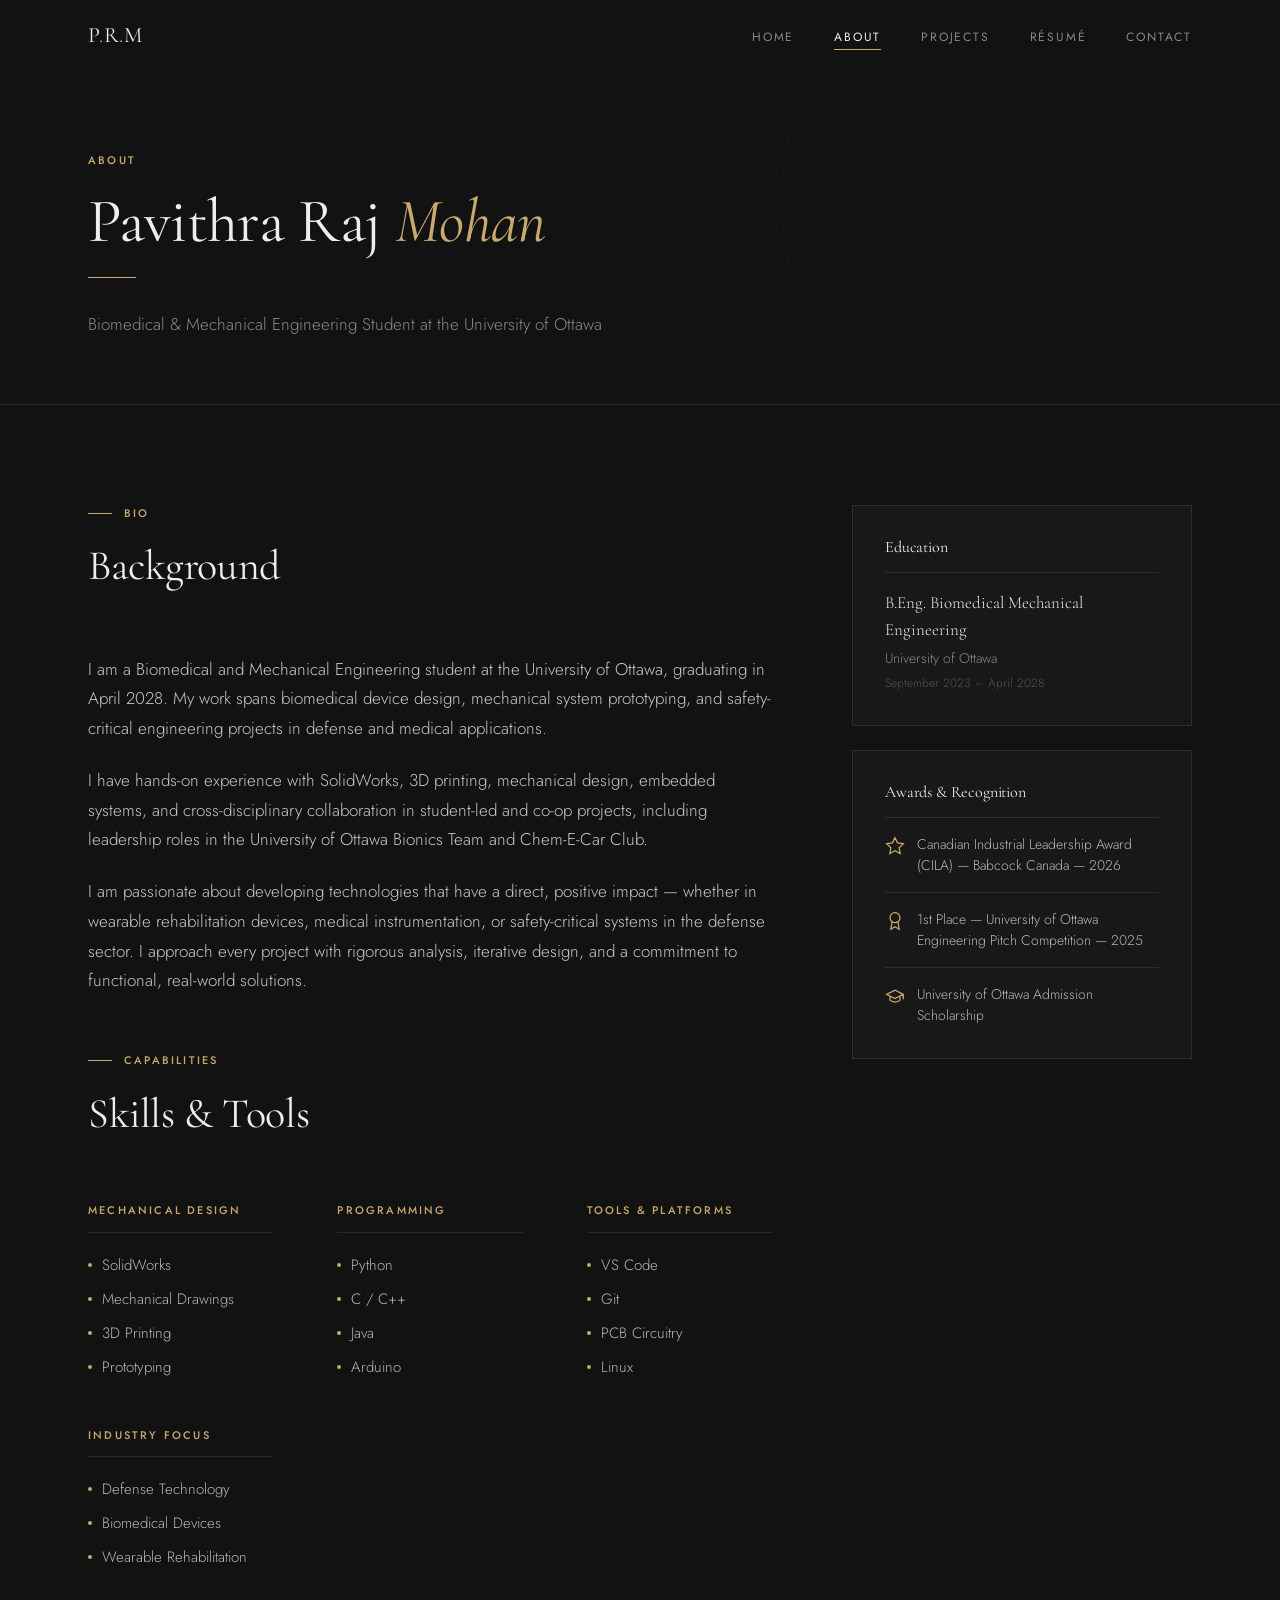
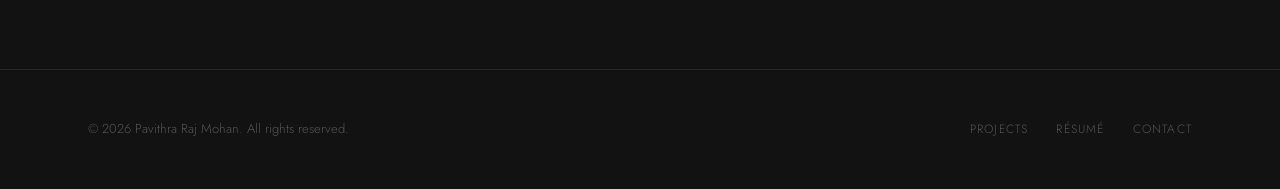
<file: about.html>
<!DOCTYPE html>
<html lang="en">
<head>
  <meta charset="UTF-8" />
  <meta name="viewport" content="width=device-width, initial-scale=1.0" />
  <title>About — Pavithra Raj Mohan</title>
  <meta name="description" content="Biomedical and Mechanical Engineering student at the University of Ottawa. Bio, education, awards, and skills." />
  <link rel="stylesheet" href="css/style.css" />
</head>
<body>

  <!-- ── Navigation ───────────────────────────────────────── -->
  <nav id="navbar">
    <div class="container nav-inner">
      <a href="index.html" class="nav-logo">P<span>.</span>R<span>.</span>M</a>
      <ul class="nav-links">
        <li><a href="index.html">Home</a></li>
        <li><a href="about.html">About</a></li>
        <li><a href="projects.html">Projects</a></li>
        <li><a href="resume.html">Résumé</a></li>
        <li><a href="contact.html">Contact</a></li>
      </ul>
      <button class="nav-toggle" id="navToggle" aria-label="Toggle menu">
        <span></span><span></span><span></span>
      </button>
    </div>
  </nav>

  <!-- ── Page Header ──────────────────────────────────────── -->
  <header class="page-header">
    <div class="page-header-bg">
      <svg style="width:600px;height:600px;right:-100px;top:-100px;" viewBox="0 0 600 600" fill="none" xmlns="http://www.w3.org/2000/svg">
        <circle cx="300" cy="300" r="298" stroke="#C8A96E" stroke-width="1"/>
        <circle cx="300" cy="300" r="220" stroke="#C8A96E" stroke-width="0.5"/>
        <circle cx="300" cy="300" r="140" stroke="#C8A96E" stroke-width="0.5"/>
      </svg>
    </div>
    <div class="container">
      <div class="label" style="margin-bottom:16px;">About</div>
      <h1>Pavithra Raj&nbsp;<em style="font-style:italic;color:var(--accent);">Mohan</em></h1>
      <div class="divider"></div>
      <p style="max-width:560px;color:var(--text-muted);">Biomedical &amp; Mechanical Engineering Student at the University of Ottawa</p>
    </div>
  </header>

  <!-- ── About Content ────────────────────────────────────── -->
  <section class="section">
    <div class="container">
      <div class="about-grid">

        <!-- Main Content -->
        <div class="about-main">

          <!-- Bio -->
          <div style="margin-bottom:56px;">
            <div class="section-header">
              <div class="label">Bio</div>
              <h2>Background</h2>
            </div>
            <p class="fade-up">
              I am a Biomedical and Mechanical Engineering student at the University of Ottawa,
              graduating in April 2028. My work spans biomedical device design, mechanical system
              prototyping, and safety-critical engineering projects in defense and medical applications.
            </p>
            <p class="fade-up">
              I have hands-on experience with SolidWorks, 3D printing, mechanical design, embedded
              systems, and cross-disciplinary collaboration in student-led and co-op projects, including
              leadership roles in the University of Ottawa Bionics Team and Chem-E-Car Club.
            </p>
            <p class="fade-up">
              I am passionate about developing technologies that have a direct, positive impact — whether
              in wearable rehabilitation devices, medical instrumentation, or safety-critical systems in
              the defense sector. I approach every project with rigorous analysis, iterative design, and
              a commitment to functional, real-world solutions.
            </p>
          </div>

          <!-- Skills -->
          <div>
            <div class="section-header">
              <div class="label">Capabilities</div>
              <h2>Skills &amp; Tools</h2>
            </div>

            <div class="skills-columns">
              <div class="fade-up">
                <div class="skill-group-title">Mechanical Design</div>
                <ul class="skill-list">
                  <li>SolidWorks</li>
                  <li>Mechanical Drawings</li>
                  <li>3D Printing</li>
                  <li>Prototyping</li>
                </ul>
              </div>

              <div class="fade-up">
                <div class="skill-group-title">Programming</div>
                <ul class="skill-list">
                  <li>Python</li>
                  <li>C / C++</li>
                  <li>Java</li>
                  <li>Arduino</li>
                </ul>
              </div>

              <div class="fade-up">
                <div class="skill-group-title">Tools &amp; Platforms</div>
                <ul class="skill-list">
                  <li>VS Code</li>
                  <li>Git</li>
                  <li>PCB Circuitry</li>
                  <li>Linux</li>
                </ul>
              </div>

              <div class="fade-up">
                <div class="skill-group-title">Industry Focus</div>
                <ul class="skill-list">
                  <li>Defense Technology</li>
                  <li>Biomedical Devices</li>
                  <li>Wearable Rehabilitation</li>
                </ul>
              </div>
            </div>
          </div>

        </div><!-- /about-main -->

        <!-- Sidebar -->
        <aside>

          <!-- Education Card -->
          <div class="sidebar-card fade-up" style="margin-bottom:24px;">
            <h4>Education</h4>
            <div class="education-item">
              <div class="education-degree">B.Eng. Biomedical Mechanical Engineering</div>
              <div class="education-school">University of Ottawa</div>
              <div class="education-date">September 2023 &ndash; April 2028</div>
            </div>
          </div>

          <!-- Awards Card -->
          <div class="sidebar-card fade-up">
            <h4>Awards &amp; Recognition</h4>

            <div class="award-item">
              <svg class="award-icon" viewBox="0 0 24 24" fill="none" stroke="currentColor" stroke-width="1.5">
                <path d="M12 2l3.09 6.26L22 9.27l-5 4.87 1.18 6.88L12 17.77l-6.18 3.25L7 14.14 2 9.27l6.91-1.01L12 2z"/>
              </svg>
              <div class="award-text">
                Canadian Industrial Leadership Award (CILA) &mdash; Babcock Canada &mdash; 2026
              </div>
            </div>

            <div class="award-item">
              <svg class="award-icon" viewBox="0 0 24 24" fill="none" stroke="currentColor" stroke-width="1.5">
                <circle cx="12" cy="8" r="6"/><path d="M15.477 12.89L17 22l-5-3-5 3 1.523-9.11"/>
              </svg>
              <div class="award-text">
                1st Place &mdash; University of Ottawa Engineering Pitch Competition &mdash; 2025
              </div>
            </div>

            <div class="award-item">
              <svg class="award-icon" viewBox="0 0 24 24" fill="none" stroke="currentColor" stroke-width="1.5">
                <path d="M22 10v6M2 10l10-5 10 5-10 5z"/><path d="M6 12v5c3 3 9 3 12 0v-5"/>
              </svg>
              <div class="award-text">
                University of Ottawa Admission Scholarship
              </div>
            </div>
          </div>

        </aside>

      </div>
    </div>
  </section>

  <!-- ── Footer ────────────────────────────────────────────── -->
  <footer>
    <div class="container footer-inner">
      <p class="footer-copy">&copy; 2026 Pavithra Raj Mohan. All rights reserved.</p>
      <div class="footer-links">
        <a href="projects.html">Projects</a>
        <a href="resume.html">Résumé</a>
        <a href="contact.html">Contact</a>
      </div>
    </div>
  </footer>

  <button id="back-to-top" aria-label="Back to top">&#8593;</button>
  <script src="js/main.js"></script>
</body>
</html>
</file>
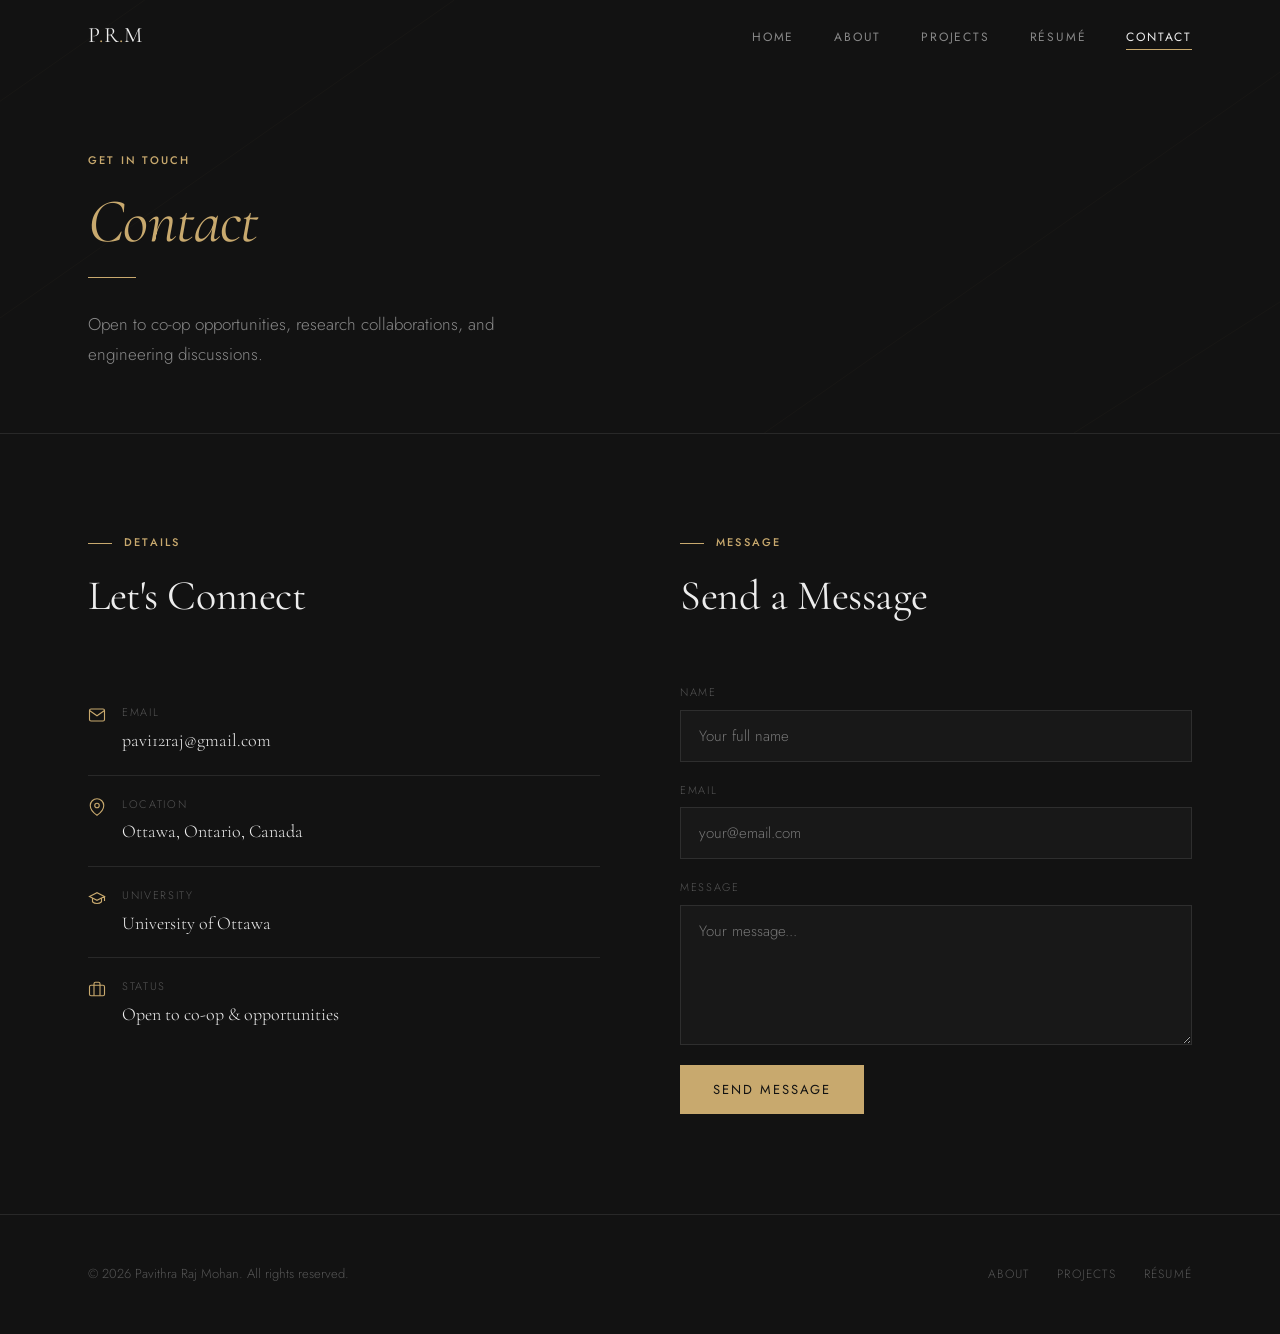
<file: contact.html>
<!DOCTYPE html>
<html lang="en">
<head>
  <meta charset="UTF-8" />
  <meta name="viewport" content="width=device-width, initial-scale=1.0" />
  <title>Contact — Pavithra Raj Mohan</title>
  <meta name="description" content="Get in touch with Pavithra Raj Mohan — Biomedical and Mechanical Engineering student." />
  <link rel="stylesheet" href="css/style.css" />
</head>
<body>

  <!-- ── Navigation ───────────────────────────────────────── -->
  <nav id="navbar">
    <div class="container nav-inner">
      <a href="index.html" class="nav-logo">P<span>.</span>R<span>.</span>M</a>
      <ul class="nav-links">
        <li><a href="index.html">Home</a></li>
        <li><a href="about.html">About</a></li>
        <li><a href="projects.html">Projects</a></li>
        <li><a href="resume.html">Résumé</a></li>
        <li><a href="contact.html">Contact</a></li>
      </ul>
      <button class="nav-toggle" id="navToggle" aria-label="Toggle menu">
        <span></span><span></span><span></span>
      </button>
    </div>
  </nav>

  <!-- ── Page Header ──────────────────────────────────────── -->
  <header class="page-header">
    <div class="page-header-bg">
      <!-- Decorative diagonal lines -->
      <svg style="width:100%;height:100%;position:absolute;top:0;left:0;" viewBox="0 0 1440 280" fill="none" xmlns="http://www.w3.org/2000/svg" preserveAspectRatio="xMidYMid slice">
        <line x1="0" y1="280" x2="400" y2="0"    stroke="#C8A96E" stroke-width="0.6"/>
        <line x1="200" y1="280" x2="600" y2="0"  stroke="#C8A96E" stroke-width="0.6"/>
        <line x1="800" y1="280" x2="1200" y2="0" stroke="#C8A96E" stroke-width="0.6"/>
        <line x1="1000" y1="280" x2="1440" y2="0" stroke="#C8A96E" stroke-width="0.6"/>
        <circle cx="1300" cy="100" r="150" stroke="#C8A96E" stroke-width="0.8"/>
        <circle cx="1300" cy="100" r="90"  stroke="#C8A96E" stroke-width="0.4"/>
      </svg>
    </div>
    <div class="container">
      <div class="label" style="margin-bottom:16px;">Get in Touch</div>
      <h1><em style="font-style:italic;color:var(--accent);">Contact</em></h1>
      <div class="divider"></div>
      <p style="max-width:480px;color:var(--text-muted);">
        Open to co-op opportunities, research collaborations, and engineering discussions.
      </p>
    </div>
  </header>

  <!-- ── Contact Layout ───────────────────────────────────── -->
  <section class="section">
    <div class="container">
      <div class="contact-layout">

        <!-- Info -->
        <div>
          <div class="section-header fade-up">
            <div class="label">Details</div>
            <h2>Let's Connect</h2>
          </div>

          <div class="fade-up">
            <div class="contact-info-item">
              <svg class="contact-info-icon" viewBox="0 0 24 24" fill="none" stroke="currentColor" stroke-width="1.5">
                <path d="M4 4h16c1.1 0 2 .9 2 2v12c0 1.1-.9 2-2 2H4c-1.1 0-2-.9-2-2V6c0-1.1.9-2 2-2z"/>
                <polyline points="22,6 12,13 2,6"/>
              </svg>
              <div>
                <div class="contact-info-label">Email</div>
                <a href="mailto:pavi12raj@gmail.com" class="contact-info-value" style="transition:color 0.25s;">
                  pavi12raj@gmail.com
                </a>
              </div>
            </div>

            <div class="contact-info-item">
              <svg class="contact-info-icon" viewBox="0 0 24 24" fill="none" stroke="currentColor" stroke-width="1.5">
                <path d="M21 10c0 7-9 13-9 13s-9-6-9-13a9 9 0 0118 0z"/>
                <circle cx="12" cy="10" r="3"/>
              </svg>
              <div>
                <div class="contact-info-label">Location</div>
                <div class="contact-info-value">Ottawa, Ontario, Canada</div>
              </div>
            </div>

            <div class="contact-info-item">
              <svg class="contact-info-icon" viewBox="0 0 24 24" fill="none" stroke="currentColor" stroke-width="1.5">
                <path d="M22 10v6M2 10l10-5 10 5-10 5z"/>
                <path d="M6 12v5c3 3 9 3 12 0v-5"/>
              </svg>
              <div>
                <div class="contact-info-label">University</div>
                <div class="contact-info-value">University of Ottawa</div>
              </div>
            </div>

            <div class="contact-info-item">
              <svg class="contact-info-icon" viewBox="0 0 24 24" fill="none" stroke="currentColor" stroke-width="1.5">
                <rect x="2" y="7" width="20" height="14" rx="2" ry="2"/>
                <path d="M16 21V5a2 2 0 00-2-2h-4a2 2 0 00-2 2v16"/>
              </svg>
              <div>
                <div class="contact-info-label">Status</div>
                <div class="contact-info-value">Open to co-op &amp; opportunities</div>
              </div>
            </div>
          </div>
        </div>

        <!-- Form -->
        <div class="fade-up">
          <div class="section-header">
            <div class="label">Message</div>
            <h2>Send a Message</h2>
          </div>

          <form class="contact-form" id="contactForm" action="mailto:pavi12raj@gmail.com" method="post" enctype="text/plain">
            <div class="form-group">
              <label class="form-label" for="name">Name</label>
              <input class="form-input" type="text" id="name" name="name" placeholder="Your full name" required />
            </div>
            <div class="form-group">
              <label class="form-label" for="email">Email</label>
              <input class="form-input" type="email" id="email" name="email" placeholder="your@email.com" required />
            </div>
            <div class="form-group">
              <label class="form-label" for="message">Message</label>
              <textarea class="form-textarea" id="message" name="message" placeholder="Your message..." required></textarea>
            </div>
            <button type="submit" class="btn btn--accent" style="align-self:flex-start;">
              <span>Send Message</span>
            </button>
          </form>
        </div>

      </div>
    </div>
  </section>

  <!-- ── Footer ────────────────────────────────────────────── -->
  <footer>
    <div class="container footer-inner">
      <p class="footer-copy">&copy; 2026 Pavithra Raj Mohan. All rights reserved.</p>
      <div class="footer-links">
        <a href="about.html">About</a>
        <a href="projects.html">Projects</a>
        <a href="resume.html">Résumé</a>
      </div>
    </div>
  </footer>

  <button id="back-to-top" aria-label="Back to top">&#8593;</button>
  <script src="js/main.js"></script>
</body>
</html>
</file>
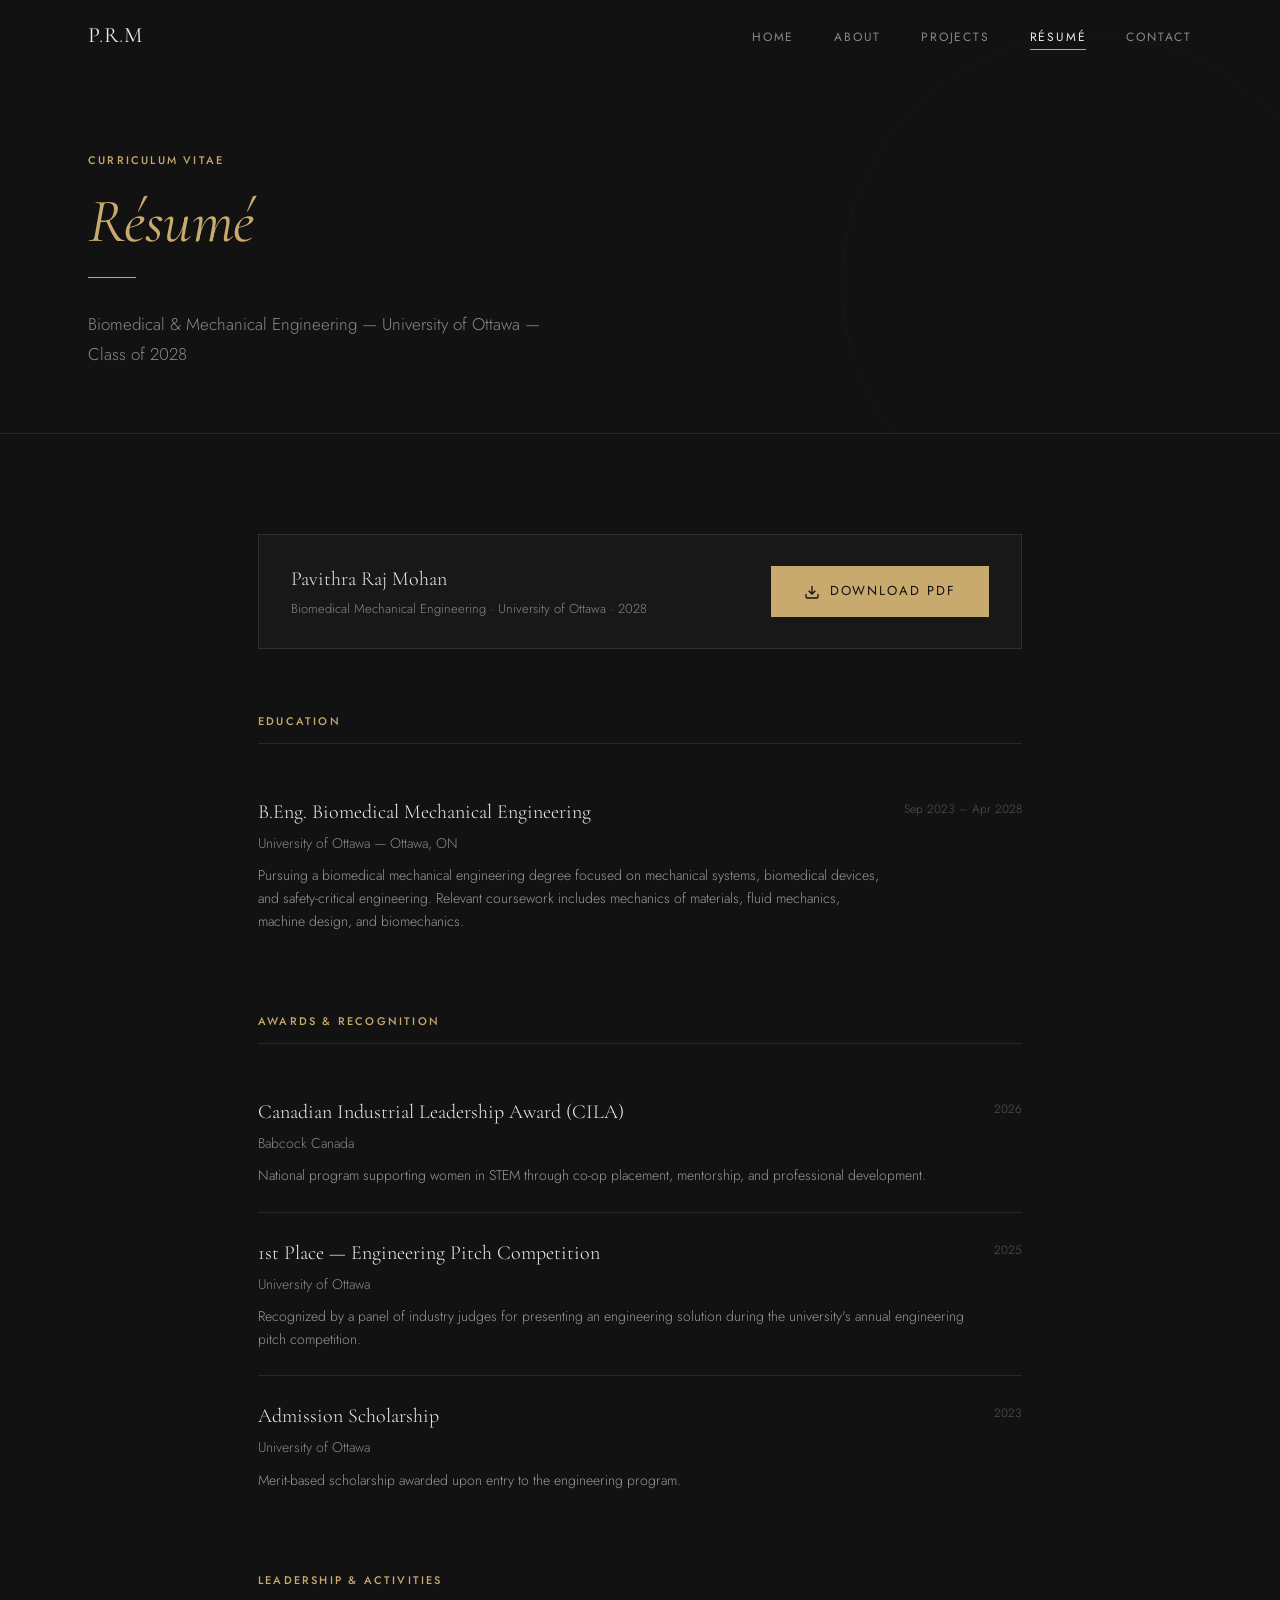
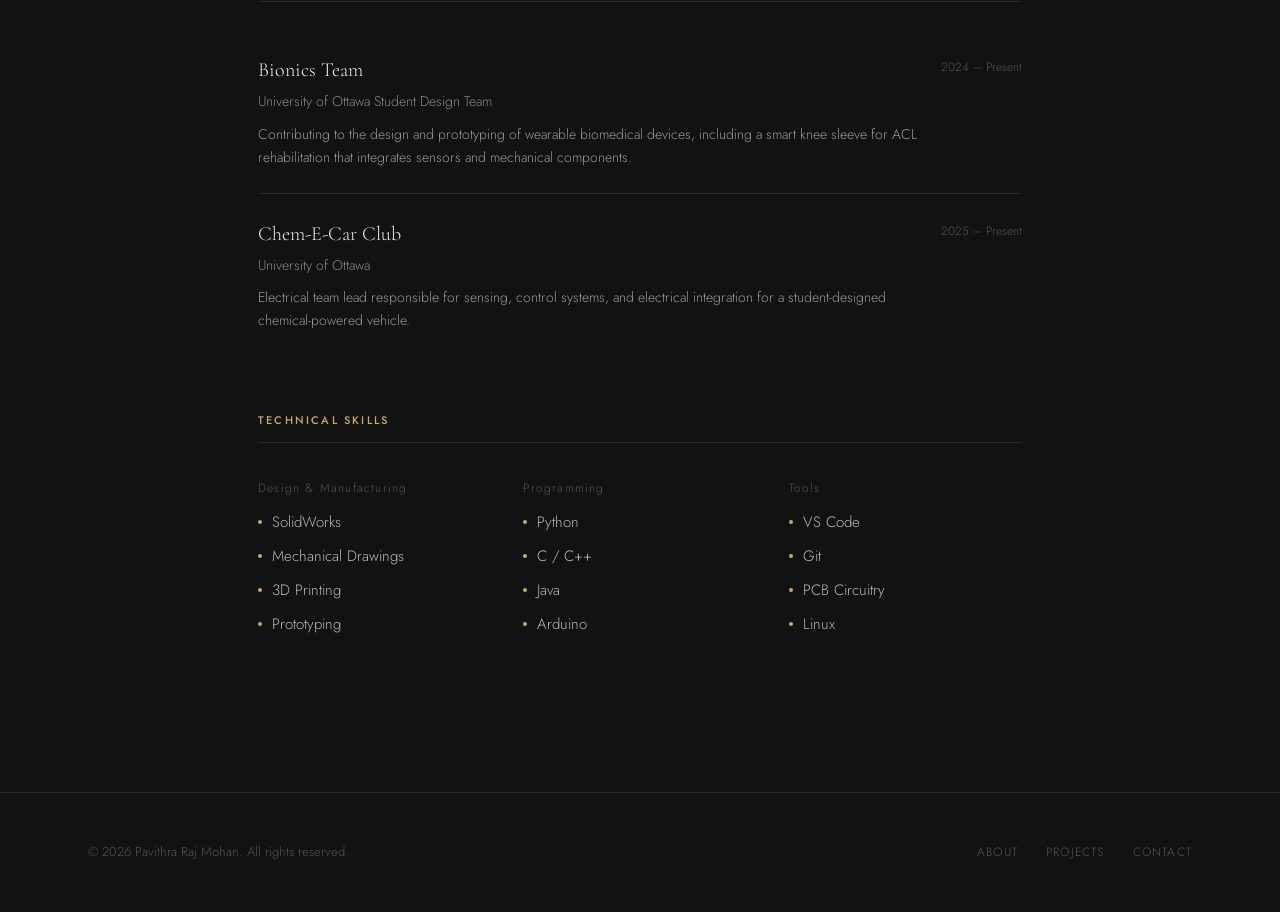
<file: resume.html>
<!DOCTYPE html>
<html lang="en">
<head>
  <meta charset="UTF-8" />
  <meta name="viewport" content="width=device-width, initial-scale=1.0" />
  <title>Résumé — Pavithra Raj Mohan</title>
  <meta name="description" content="Academic and professional résumé of Pavithra Raj Mohan, Biomedical Mechanical Engineering student." />
  <link rel="stylesheet" href="css/style.css" />
</head>
<body>

  <!-- ── Navigation ───────────────────────────────────────── -->
  <nav id="navbar">
    <div class="container nav-inner">
      <a href="index.html" class="nav-logo">P<span>.</span>R<span>.</span>M</a>
      <ul class="nav-links">
        <li><a href="index.html">Home</a></li>
        <li><a href="about.html">About</a></li>
        <li><a href="projects.html">Projects</a></li>
        <li><a href="resume.html">Résumé</a></li>
        <li><a href="contact.html">Contact</a></li>
      </ul>
      <button class="nav-toggle" id="navToggle" aria-label="Toggle menu">
        <span></span><span></span><span></span>
      </button>
    </div>
  </nav>

  <!-- ── Page Header ──────────────────────────────────────── -->
  <header class="page-header">
    <div class="page-header-bg">
      <svg style="width:500px;height:500px;right:-60px;bottom:-100px;" viewBox="0 0 500 500" fill="none" xmlns="http://www.w3.org/2000/svg">
        <circle cx="250" cy="250" r="248" stroke="#C8A96E" stroke-width="1"/>
        <circle cx="250" cy="250" r="160" stroke="#C8A96E" stroke-width="0.5"/>
      </svg>
    </div>
    <div class="container">
      <div class="label" style="margin-bottom:16px;">Curriculum Vitae</div>
      <h1><em style="font-style:italic;color:var(--accent);">Résumé</em></h1>
      <div class="divider"></div>
      <p style="max-width:480px;color:var(--text-muted);">
        Biomedical &amp; Mechanical Engineering — University of Ottawa — Class of 2028
      </p>
    </div>
  </header>

  <!-- ── Resume Content ───────────────────────────────────── -->
  <section class="section">
    <div class="container" style="max-width:860px;">

      <!-- Download Button -->
      <div class="resume-download-bar fade-up">
        <div>
          <div style="font-family:var(--serif);font-size:20px;margin-bottom:4px;">Pavithra Raj Mohan</div>
          <div style="font-size:13px;color:var(--text-muted);">Biomedical Mechanical Engineering · University of Ottawa · 2028</div>
        </div>
        <a href="assets/resume.pdf" class="btn btn--accent" download>
          <svg width="16" height="16" viewBox="0 0 24 24" fill="none" stroke="currentColor" stroke-width="2">
            <path d="M21 15v4a2 2 0 01-2 2H5a2 2 0 01-2-2v-4"/><polyline points="7 10 12 15 17 10"/><line x1="12" y1="15" x2="12" y2="3"/>
          </svg>
          <span>Download PDF</span>
        </a>
      </div>

      <!-- Education -->
      <div class="resume-section fade-up">
        <div class="resume-section-title">Education</div>
        <div class="resume-entry">
          <div>
            <div class="resume-entry-title">B.Eng. Biomedical Mechanical Engineering</div>
            <div class="resume-entry-org">University of Ottawa &mdash; Ottawa, ON</div>
            <div class="resume-entry-desc">
              Pursuing a biomedical mechanical engineering degree focused on mechanical systems, biomedical
              devices, and safety-critical engineering. Relevant coursework includes mechanics of materials,
              fluid mechanics, machine design, and biomechanics.
            </div>
          </div>
          <div class="resume-date">Sep 2023 &ndash; Apr 2028</div>
        </div>
      </div>

      <!-- Awards -->
      <div class="resume-section fade-up">
        <div class="resume-section-title">Awards &amp; Recognition</div>
        <div class="resume-entry">
          <div>
            <div class="resume-entry-title">Canadian Industrial Leadership Award (CILA)</div>
            <div class="resume-entry-org">Babcock Canada</div>
            <div class="resume-entry-desc">
              National program supporting women in STEM through co-op placement, mentorship, and
              professional development.
            </div>
          </div>
          <div class="resume-date">2026</div>
        </div>
        <div class="resume-entry">
          <div>
            <div class="resume-entry-title">1st Place &mdash; Engineering Pitch Competition</div>
            <div class="resume-entry-org">University of Ottawa</div>
            <div class="resume-entry-desc">
              Recognized by a panel of industry judges for presenting an engineering solution during the
              university's annual engineering pitch competition.
            </div>
          </div>
          <div class="resume-date">2025</div>
        </div>
        <div class="resume-entry">
          <div>
            <div class="resume-entry-title">Admission Scholarship</div>
            <div class="resume-entry-org">University of Ottawa</div>
            <div class="resume-entry-desc">Merit-based scholarship awarded upon entry to the engineering program.</div>
          </div>
          <div class="resume-date">2023</div>
        </div>
      </div>

      <!-- Leadership & Activities -->
      <div class="resume-section fade-up">
        <div class="resume-section-title">Leadership &amp; Activities</div>
        <div class="resume-entry">
          <div>
            <div class="resume-entry-title">Bionics Team</div>
            <div class="resume-entry-org">University of Ottawa Student Design Team</div>
            <div class="resume-entry-desc">
              Contributing to the design and prototyping of wearable biomedical devices, including a smart
              knee sleeve for ACL rehabilitation that integrates sensors and mechanical components.
            </div>
          </div>
          <div class="resume-date">2024 &ndash; Present</div>
        </div>
        <div class="resume-entry">
          <div>
            <div class="resume-entry-title">Chem-E-Car Club</div>
            <div class="resume-entry-org">University of Ottawa</div>
            <div class="resume-entry-desc">
              Electrical team lead responsible for sensing, control systems, and electrical integration
              for a student-designed chemical-powered vehicle.
            </div>
          </div>
          <div class="resume-date">2025 &ndash; Present</div>
        </div>
      </div>

      <!-- Skills -->
      <div class="resume-section fade-up">
        <div class="resume-section-title">Technical Skills</div>
        <div style="display:grid;grid-template-columns:repeat(3,1fr);gap:32px;padding-top:8px;">
          <div>
            <div style="font-size:12px;color:var(--text-dim);letter-spacing:0.1em;margin-bottom:12px;">Design &amp; Manufacturing</div>
            <ul class="skill-list">
              <li>SolidWorks</li>
              <li>Mechanical Drawings</li>
              <li>3D Printing</li>
              <li>Prototyping</li>
            </ul>
          </div>
          <div>
            <div style="font-size:12px;color:var(--text-dim);letter-spacing:0.1em;margin-bottom:12px;">Programming</div>
            <ul class="skill-list">
              <li>Python</li>
              <li>C / C++</li>
              <li>Java</li>
              <li>Arduino</li>
            </ul>
          </div>
          <div>
            <div style="font-size:12px;color:var(--text-dim);letter-spacing:0.1em;margin-bottom:12px;">Tools</div>
            <ul class="skill-list">
              <li>VS Code</li>
              <li>Git</li>
              <li>PCB Circuitry</li>
              <li>Linux</li>
            </ul>
          </div>
        </div>
      </div>

    </div>
  </section>

  <!-- ── Footer ────────────────────────────────────────────── -->
  <footer>
    <div class="container footer-inner">
      <p class="footer-copy">&copy; 2026 Pavithra Raj Mohan. All rights reserved.</p>
      <div class="footer-links">
        <a href="about.html">About</a>
        <a href="projects.html">Projects</a>
        <a href="contact.html">Contact</a>
      </div>
    </div>
  </footer>

  <button id="back-to-top" aria-label="Back to top">&#8593;</button>
  <script src="js/main.js"></script>
</body>
</html>
</file>
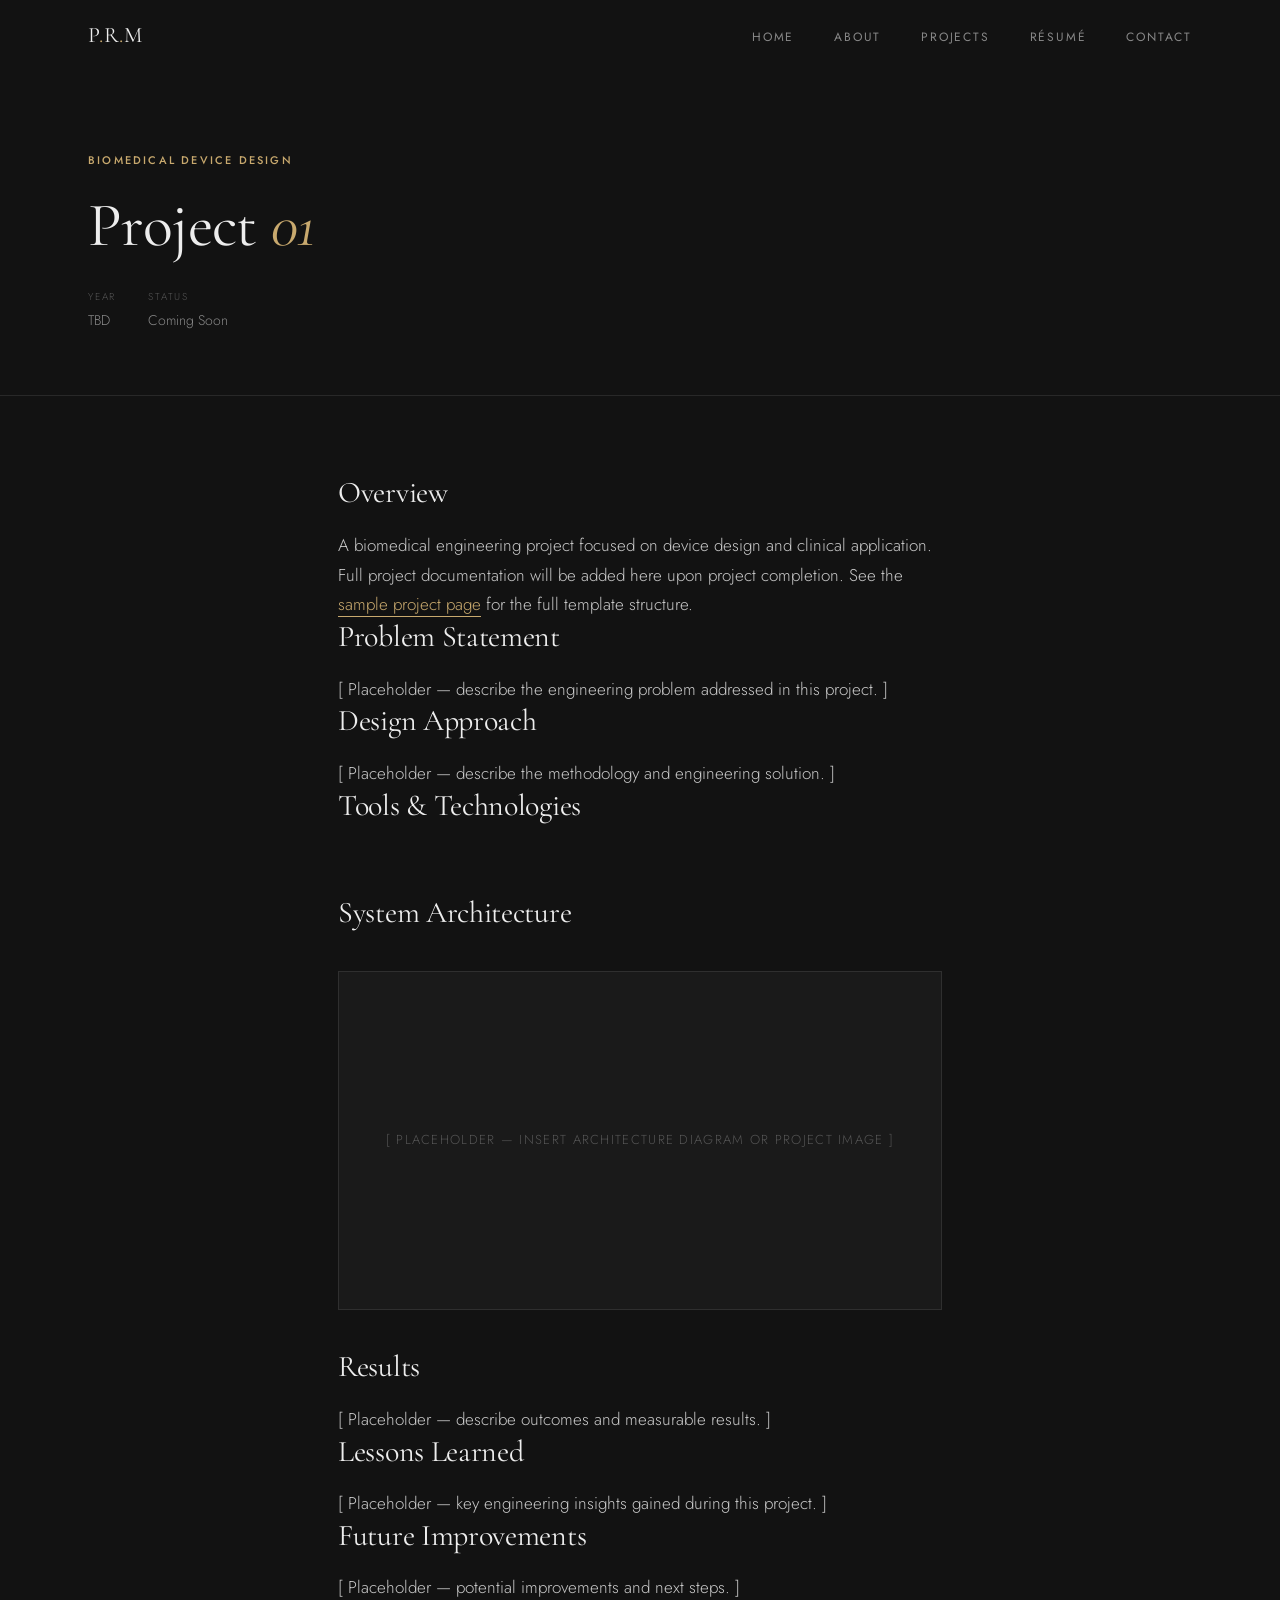
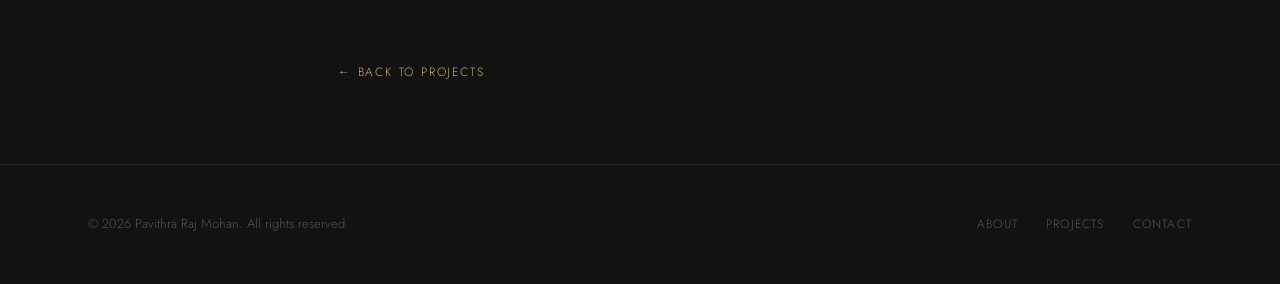
<file: projects/project1.html>
<!DOCTYPE html>
<html lang="en">
<head>
  <meta charset="UTF-8" />
  <meta name="viewport" content="width=device-width, initial-scale=1.0" />
  <title>Project 01 — Pavithra Raj Mohan</title>
  <link rel="stylesheet" href="../css/style.css" />
</head>
<body>
  <nav id="navbar">
    <div class="container nav-inner">
      <a href="../index.html" class="nav-logo">P<span>.</span>R<span>.</span>M</a>
      <ul class="nav-links">
        <li><a href="../index.html">Home</a></li>
        <li><a href="../about.html">About</a></li>
        <li><a href="../projects.html">Projects</a></li>
        <li><a href="../resume.html">Résumé</a></li>
        <li><a href="../contact.html">Contact</a></li>
      </ul>
      <button class="nav-toggle" id="navToggle" aria-label="Toggle menu">
        <span></span><span></span><span></span>
      </button>
    </div>
  </nav>

  <header class="project-hero">
    <div class="container">
      <div class="label">Biomedical Device Design</div>
      <h1>Project <em style="font-style:italic;color:var(--accent);">01</em></h1>
      <div class="project-meta">
        <div class="project-meta-item">
          <span class="project-meta-label">Year</span>
          <span class="project-meta-value">TBD</span>
        </div>
        <div class="project-meta-item">
          <span class="project-meta-label">Status</span>
          <span class="project-meta-value">Coming Soon</span>
        </div>
      </div>
    </div>
  </header>

  <article class="project-content">
    <section>
      <h2 class="fade-up">Overview</h2>
      <p class="fade-up">A biomedical engineering project focused on device design and clinical application. Full project documentation will be added here upon project completion. See the <a href="sample-project.html" style="color:var(--accent);border-bottom:1px solid var(--accent);">sample project page</a> for the full template structure.</p>
    </section>
    <section>
      <h2 class="fade-up">Problem Statement</h2>
      <p class="fade-up">[ Placeholder — describe the engineering problem addressed in this project. ]</p>
    </section>
    <section>
      <h2 class="fade-up">Design Approach</h2>
      <p class="fade-up">[ Placeholder — describe the methodology and engineering solution. ]</p>
    </section>
    <section>
      <h2 class="fade-up">Tools &amp; Technologies</h2>
      <div class="tech-tags fade-up">
        <span class="tech-tag">Tool 1</span>
        <span class="tech-tag">Tool 2</span>
        <span class="tech-tag">Tool 3</span>
      </div>
    </section>
    <section>
      <h2 class="fade-up">System Architecture</h2>
      <div class="project-image-block fade-up">
        <span>[ Placeholder — Insert architecture diagram or project image ]</span>
      </div>
    </section>
    <section>
      <h2 class="fade-up">Results</h2>
      <p class="fade-up">[ Placeholder — describe outcomes and measurable results. ]</p>
    </section>
    <section>
      <h2 class="fade-up">Lessons Learned</h2>
      <p class="fade-up">[ Placeholder — key engineering insights gained during this project. ]</p>
    </section>
    <section>
      <h2 class="fade-up">Future Improvements</h2>
      <p class="fade-up">[ Placeholder — potential improvements and next steps. ]</p>
    </section>
    <a href="../projects.html" class="back-link fade-up">&#8592; Back to Projects</a>
  </article>

  <footer>
    <div class="container footer-inner">
      <p class="footer-copy">&copy; 2026 Pavithra Raj Mohan. All rights reserved.</p>
      <div class="footer-links">
        <a href="../about.html">About</a>
        <a href="../projects.html">Projects</a>
        <a href="../contact.html">Contact</a>
      </div>
    </div>
  </footer>
  <button id="back-to-top" aria-label="Back to top">&#8593;</button>
  <script src="../js/main.js"></script>
</body>
</html>
</file>
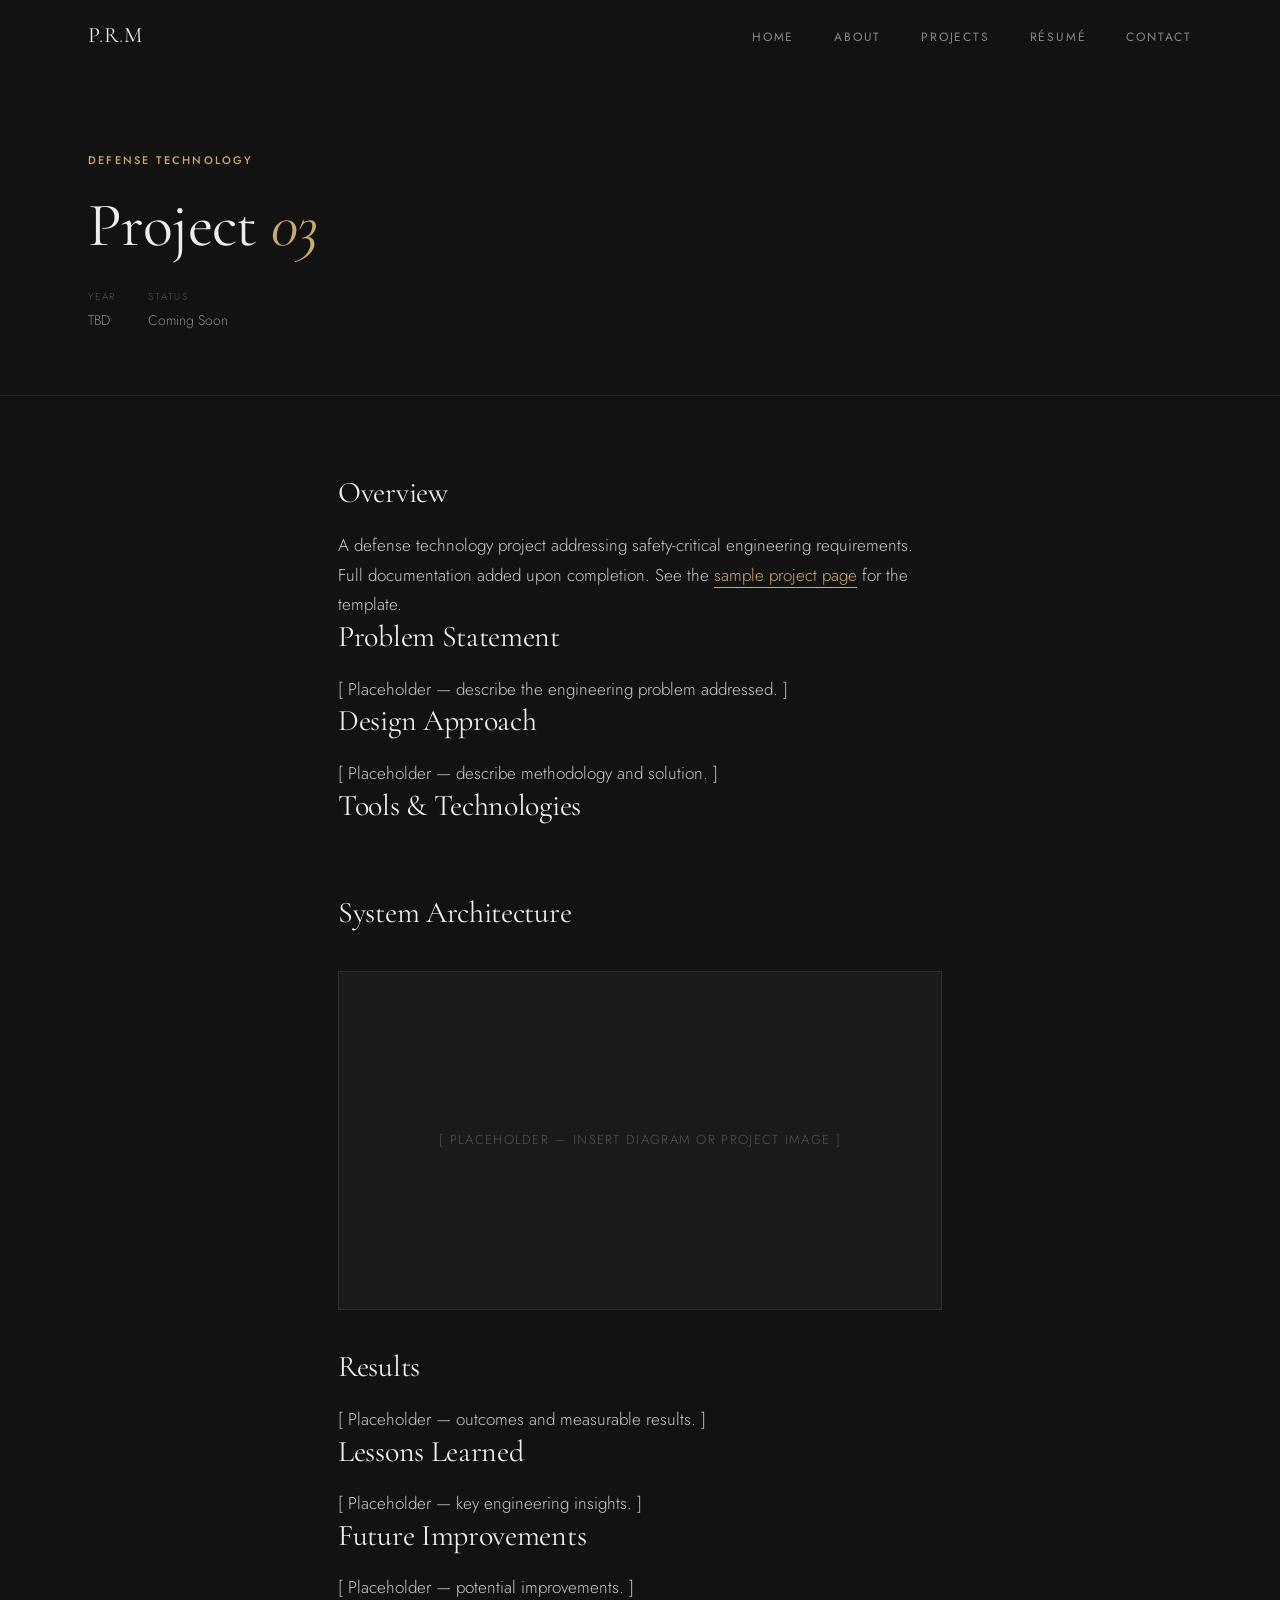
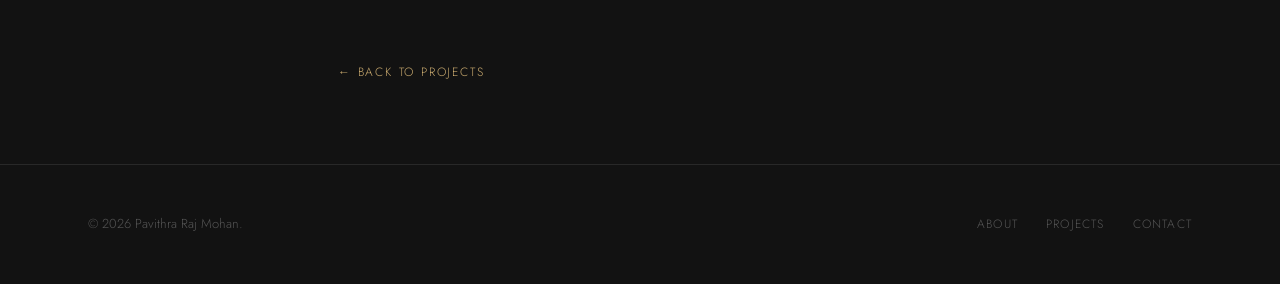
<file: projects/project3.html>
<!DOCTYPE html>
<html lang="en">
<head>
  <meta charset="UTF-8" /><meta name="viewport" content="width=device-width, initial-scale=1.0" />
  <title>Project 03 — Pavithra Raj Mohan</title>
  <link rel="stylesheet" href="../css/style.css" />
</head>
<body>
  <nav id="navbar"><div class="container nav-inner"><a href="../index.html" class="nav-logo">P<span>.</span>R<span>.</span>M</a><ul class="nav-links"><li><a href="../index.html">Home</a></li><li><a href="../about.html">About</a></li><li><a href="../projects.html">Projects</a></li><li><a href="../resume.html">Résumé</a></li><li><a href="../contact.html">Contact</a></li></ul><button class="nav-toggle" id="navToggle" aria-label="Toggle menu"><span></span><span></span><span></span></button></div></nav>
  <header class="project-hero"><div class="container"><div class="label">Defense Technology</div><h1>Project <em style="font-style:italic;color:var(--accent);">03</em></h1><div class="project-meta"><div class="project-meta-item"><span class="project-meta-label">Year</span><span class="project-meta-value">TBD</span></div><div class="project-meta-item"><span class="project-meta-label">Status</span><span class="project-meta-value">Coming Soon</span></div></div></div></header>
  <article class="project-content">
    <section><h2 class="fade-up">Overview</h2><p class="fade-up">A defense technology project addressing safety-critical engineering requirements. Full documentation added upon completion. See the <a href="sample-project.html" style="color:var(--accent);border-bottom:1px solid var(--accent);">sample project page</a> for the template.</p></section>
    <section><h2 class="fade-up">Problem Statement</h2><p class="fade-up">[ Placeholder — describe the engineering problem addressed. ]</p></section>
    <section><h2 class="fade-up">Design Approach</h2><p class="fade-up">[ Placeholder — describe methodology and solution. ]</p></section>
    <section><h2 class="fade-up">Tools &amp; Technologies</h2><div class="tech-tags fade-up"><span class="tech-tag">Tool 1</span><span class="tech-tag">Tool 2</span><span class="tech-tag">Tool 3</span></div></section>
    <section><h2 class="fade-up">System Architecture</h2><div class="project-image-block fade-up"><span>[ Placeholder — Insert diagram or project image ]</span></div></section>
    <section><h2 class="fade-up">Results</h2><p class="fade-up">[ Placeholder — outcomes and measurable results. ]</p></section>
    <section><h2 class="fade-up">Lessons Learned</h2><p class="fade-up">[ Placeholder — key engineering insights. ]</p></section>
    <section><h2 class="fade-up">Future Improvements</h2><p class="fade-up">[ Placeholder — potential improvements. ]</p></section>
    <a href="../projects.html" class="back-link fade-up">&#8592; Back to Projects</a>
  </article>
  <footer><div class="container footer-inner"><p class="footer-copy">&copy; 2026 Pavithra Raj Mohan.</p><div class="footer-links"><a href="../about.html">About</a><a href="../projects.html">Projects</a><a href="../contact.html">Contact</a></div></div></footer>
  <button id="back-to-top" aria-label="Back to top">&#8593;</button>
  <script src="../js/main.js"></script>
</body>
</html>
</file>
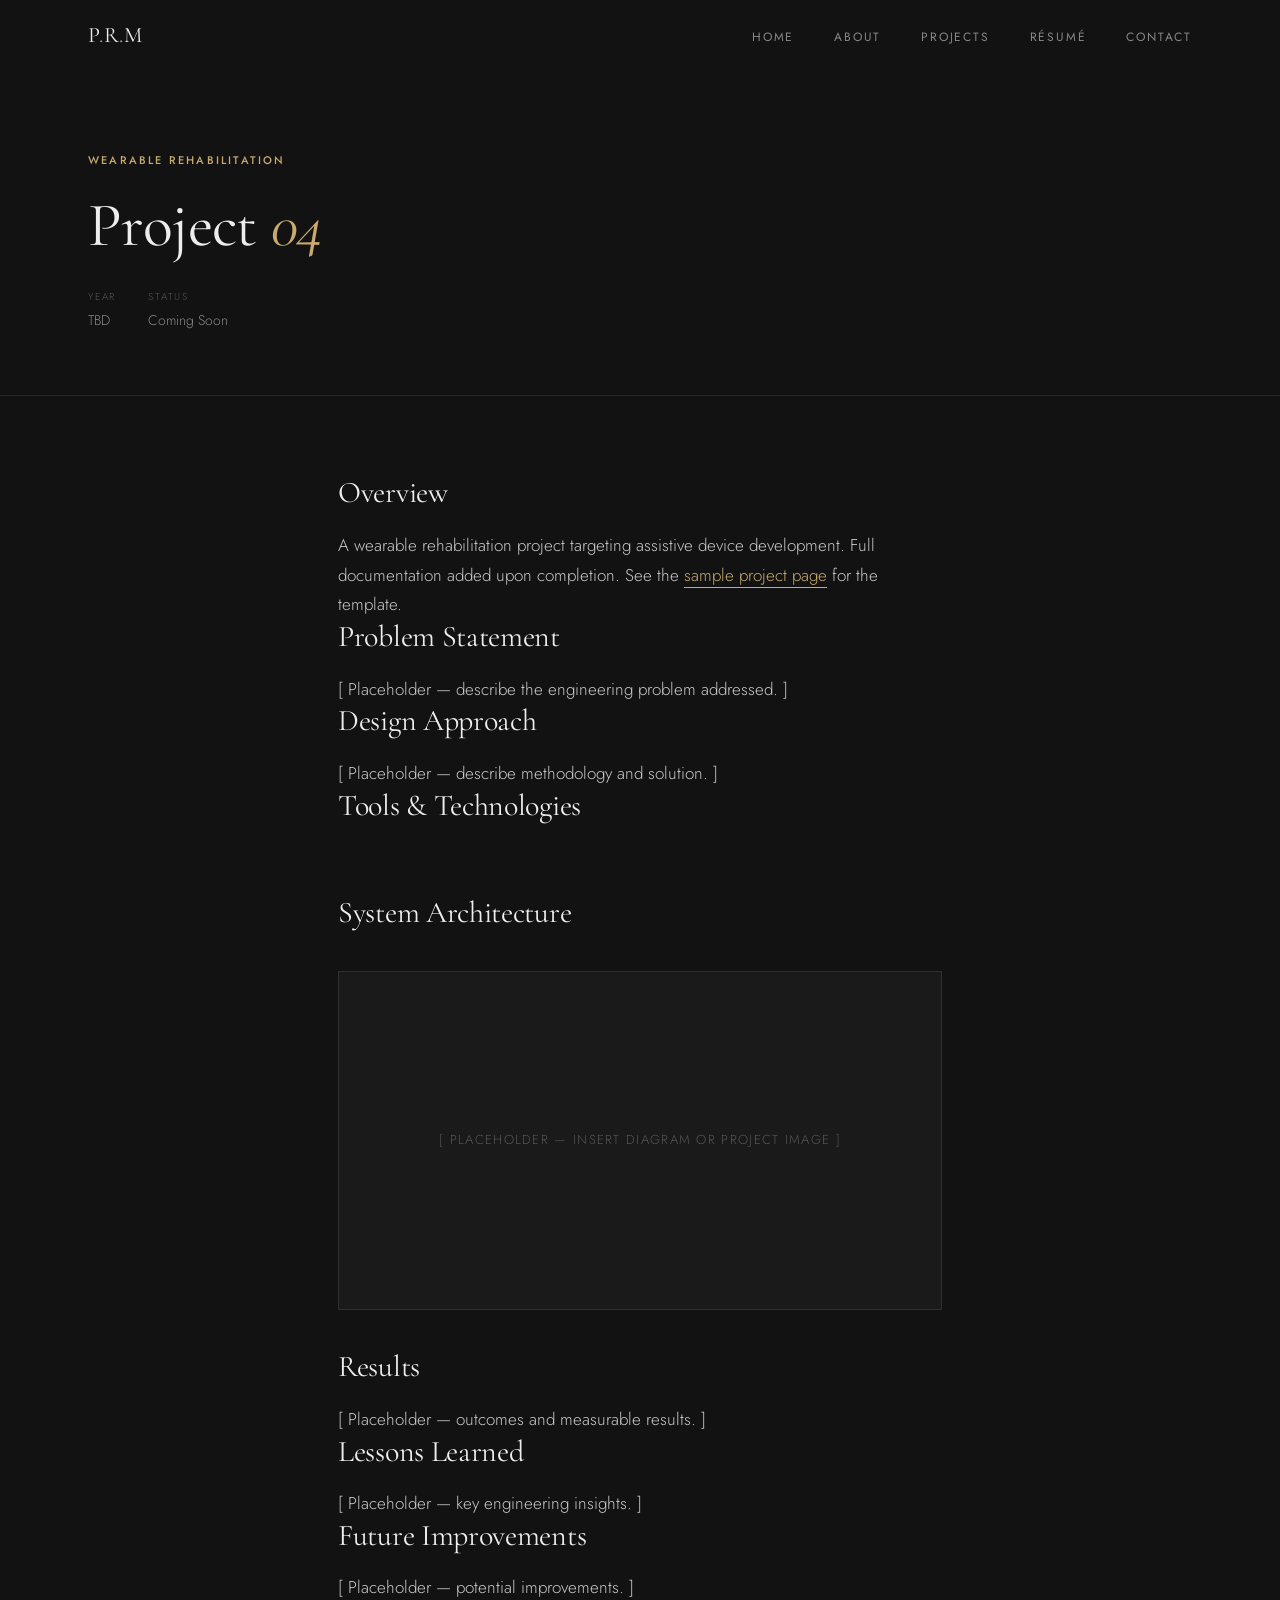
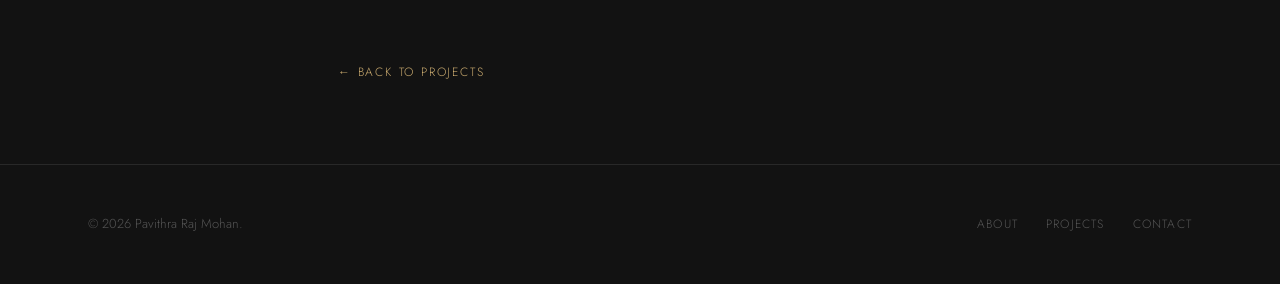
<file: projects/project4.html>
<!DOCTYPE html>
<html lang="en">
<head>
  <meta charset="UTF-8" /><meta name="viewport" content="width=device-width, initial-scale=1.0" />
  <title>Project 04 — Pavithra Raj Mohan</title>
  <link rel="stylesheet" href="../css/style.css" />
</head>
<body>
  <nav id="navbar"><div class="container nav-inner"><a href="../index.html" class="nav-logo">P<span>.</span>R<span>.</span>M</a><ul class="nav-links"><li><a href="../index.html">Home</a></li><li><a href="../about.html">About</a></li><li><a href="../projects.html">Projects</a></li><li><a href="../resume.html">Résumé</a></li><li><a href="../contact.html">Contact</a></li></ul><button class="nav-toggle" id="navToggle" aria-label="Toggle menu"><span></span><span></span><span></span></button></div></nav>
  <header class="project-hero"><div class="container"><div class="label">Wearable Rehabilitation</div><h1>Project <em style="font-style:italic;color:var(--accent);">04</em></h1><div class="project-meta"><div class="project-meta-item"><span class="project-meta-label">Year</span><span class="project-meta-value">TBD</span></div><div class="project-meta-item"><span class="project-meta-label">Status</span><span class="project-meta-value">Coming Soon</span></div></div></div></header>
  <article class="project-content">
    <section><h2 class="fade-up">Overview</h2><p class="fade-up">A wearable rehabilitation project targeting assistive device development. Full documentation added upon completion. See the <a href="sample-project.html" style="color:var(--accent);border-bottom:1px solid var(--accent);">sample project page</a> for the template.</p></section>
    <section><h2 class="fade-up">Problem Statement</h2><p class="fade-up">[ Placeholder — describe the engineering problem addressed. ]</p></section>
    <section><h2 class="fade-up">Design Approach</h2><p class="fade-up">[ Placeholder — describe methodology and solution. ]</p></section>
    <section><h2 class="fade-up">Tools &amp; Technologies</h2><div class="tech-tags fade-up"><span class="tech-tag">Tool 1</span><span class="tech-tag">Tool 2</span><span class="tech-tag">Tool 3</span></div></section>
    <section><h2 class="fade-up">System Architecture</h2><div class="project-image-block fade-up"><span>[ Placeholder — Insert diagram or project image ]</span></div></section>
    <section><h2 class="fade-up">Results</h2><p class="fade-up">[ Placeholder — outcomes and measurable results. ]</p></section>
    <section><h2 class="fade-up">Lessons Learned</h2><p class="fade-up">[ Placeholder — key engineering insights. ]</p></section>
    <section><h2 class="fade-up">Future Improvements</h2><p class="fade-up">[ Placeholder — potential improvements. ]</p></section>
    <a href="../projects.html" class="back-link fade-up">&#8592; Back to Projects</a>
  </article>
  <footer><div class="container footer-inner"><p class="footer-copy">&copy; 2026 Pavithra Raj Mohan.</p><div class="footer-links"><a href="../about.html">About</a><a href="../projects.html">Projects</a><a href="../contact.html">Contact</a></div></div></footer>
  <button id="back-to-top" aria-label="Back to top">&#8593;</button>
  <script src="../js/main.js"></script>
</body>
</html>
</file>
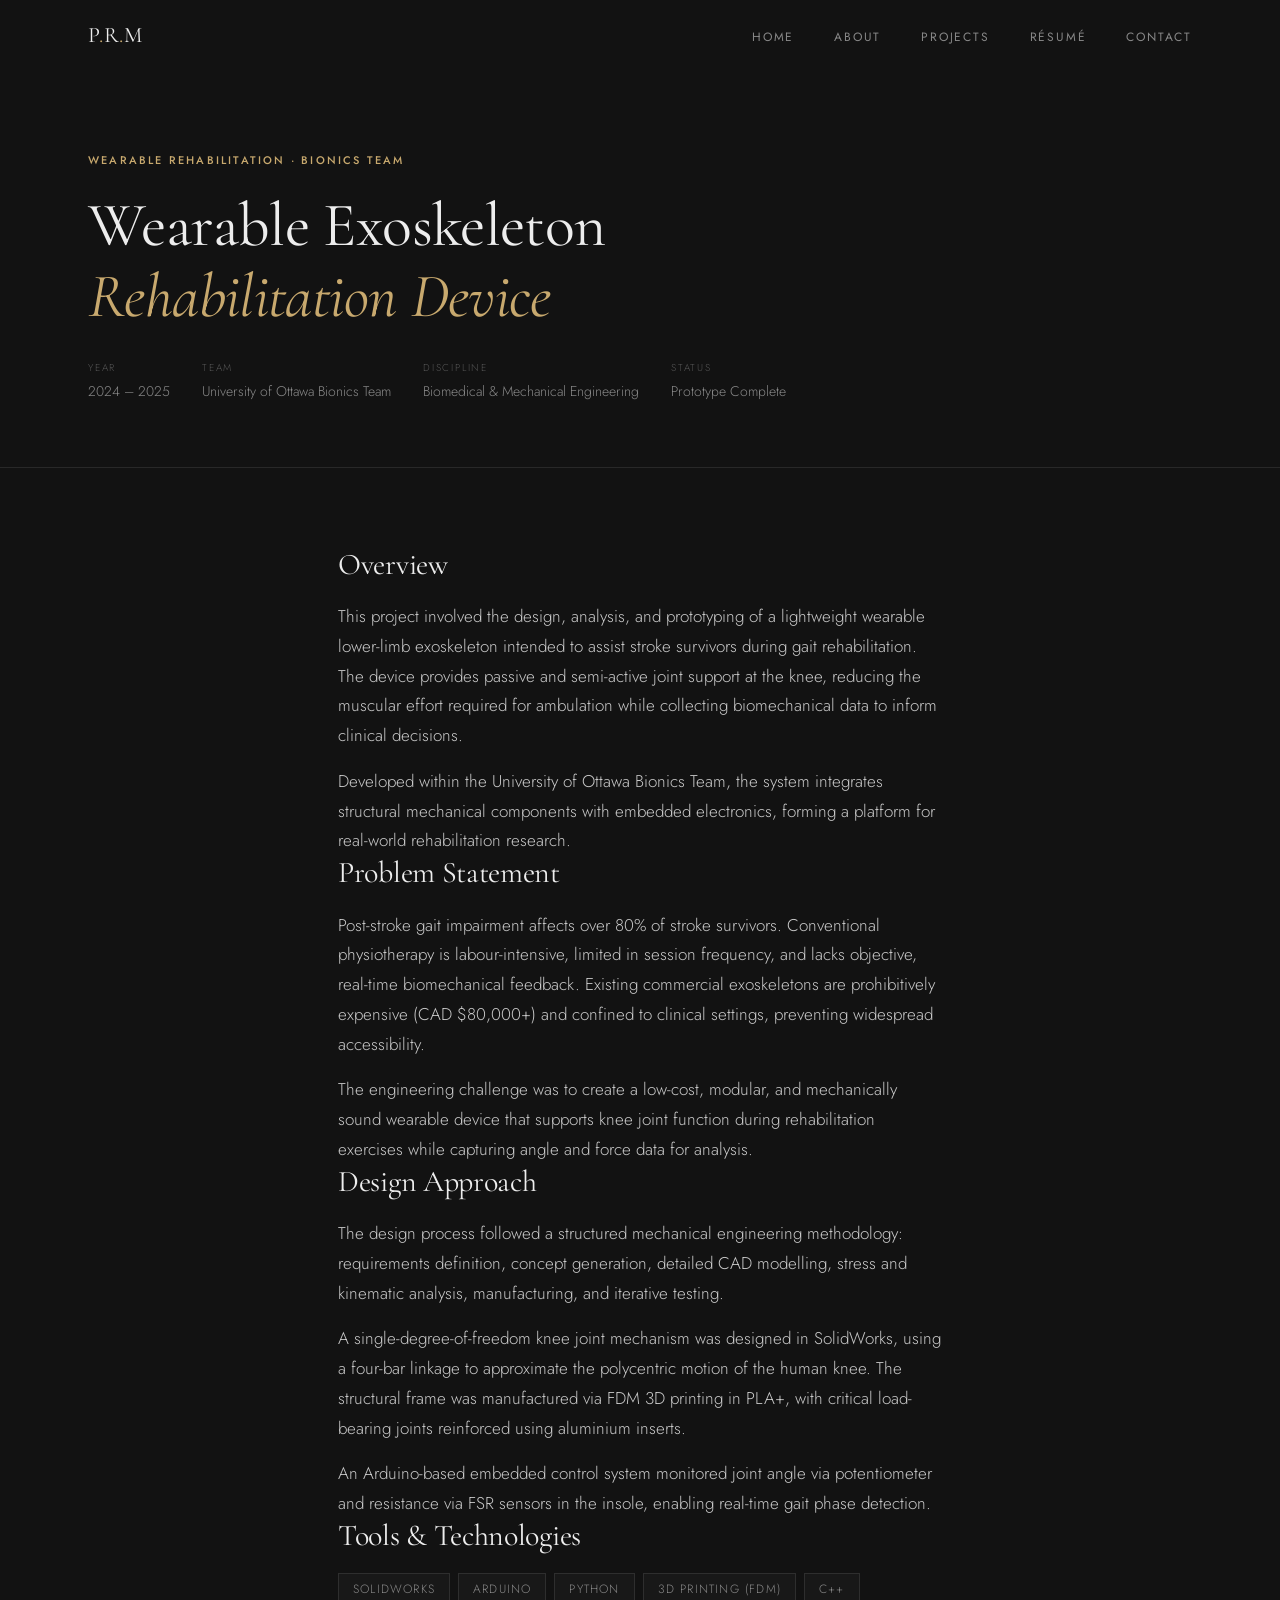
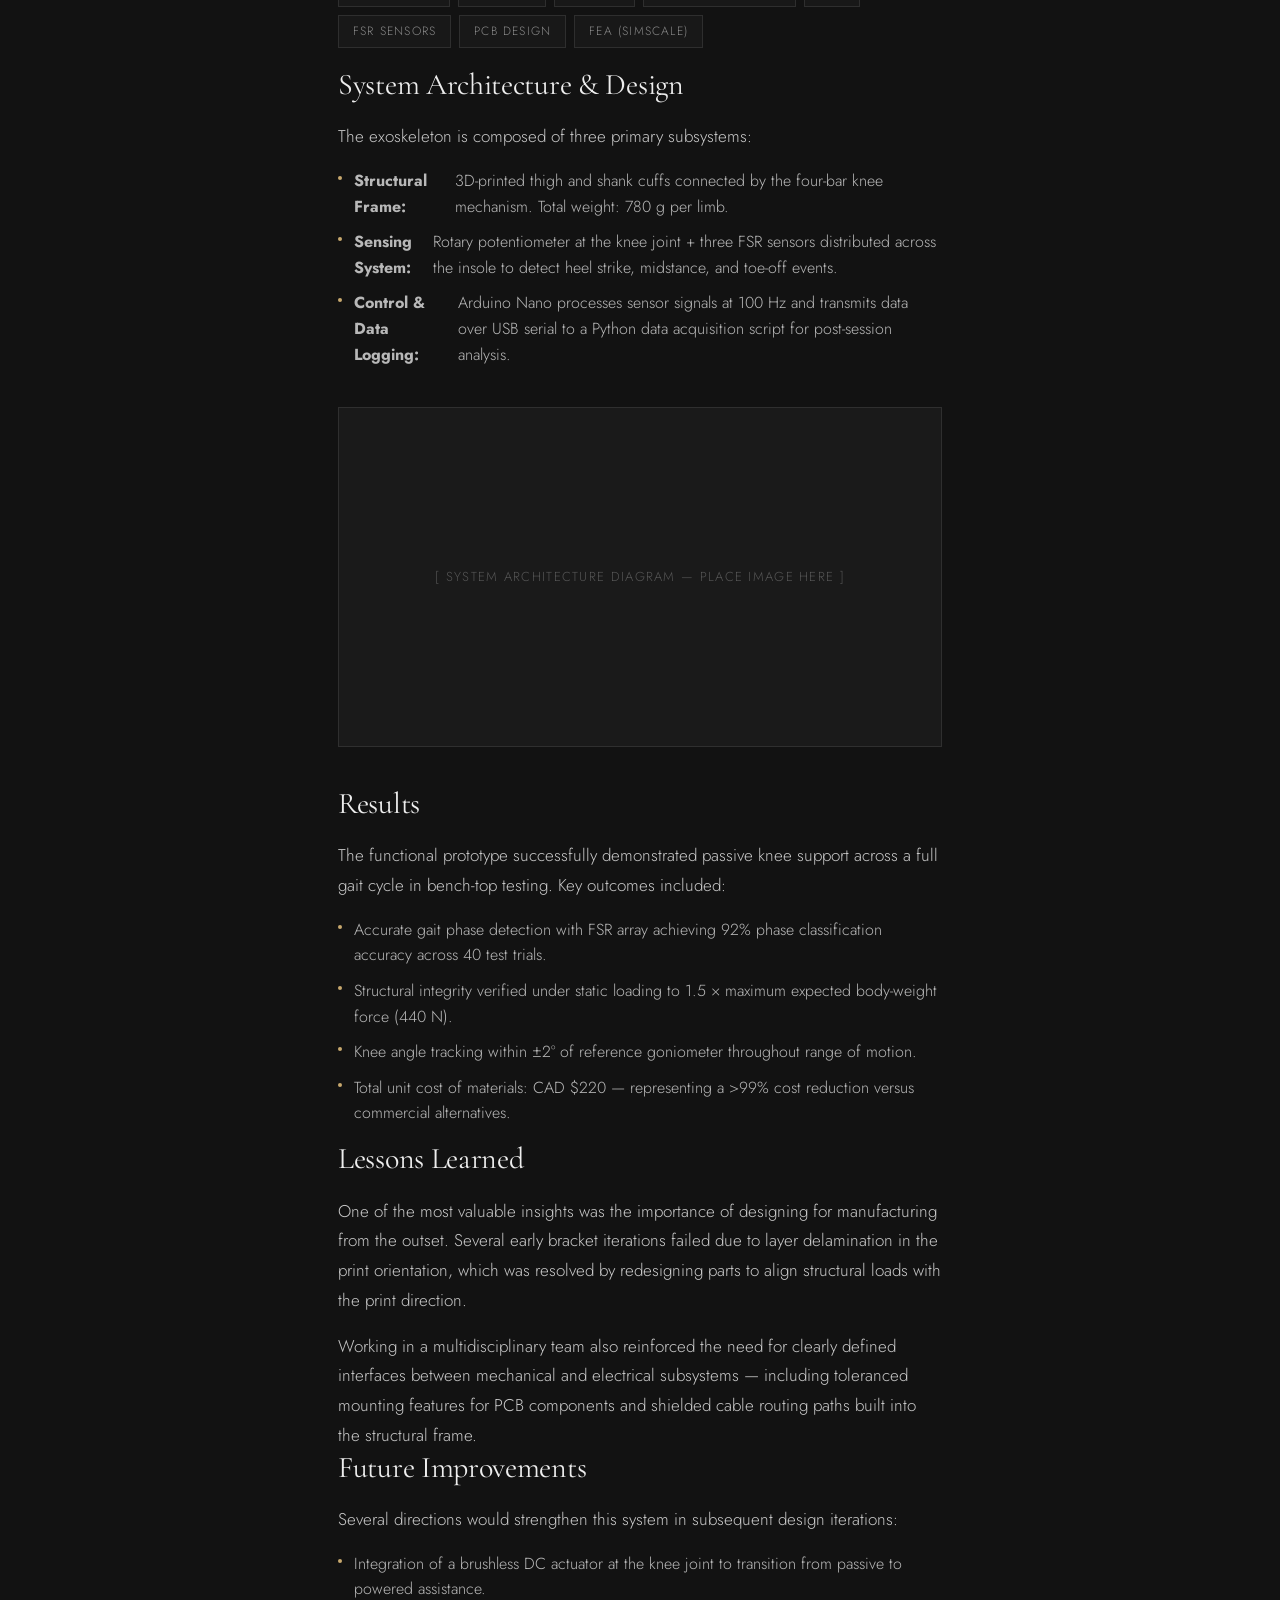
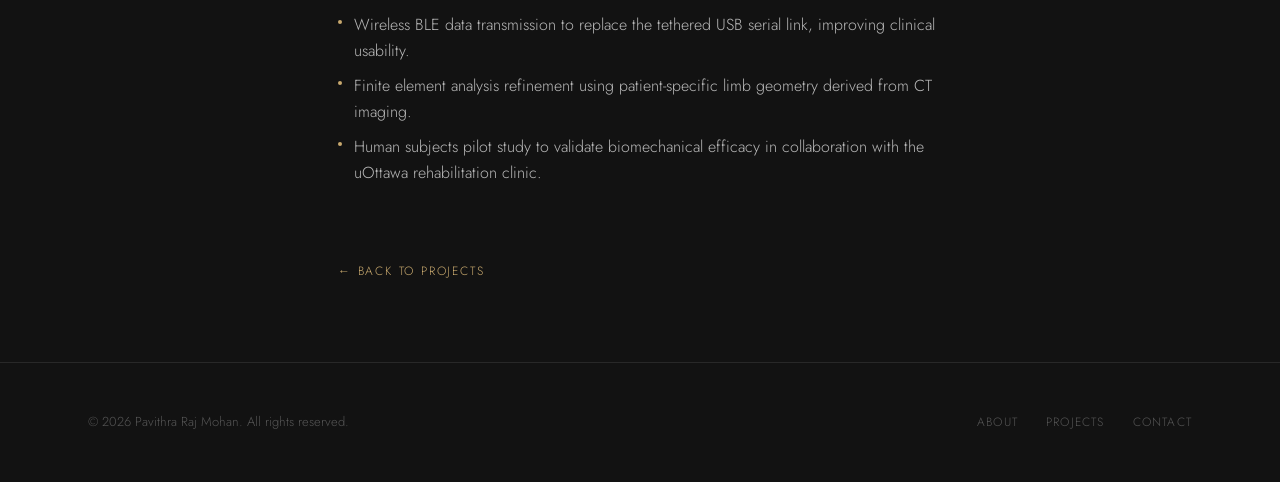
<file: projects/sample-project.html>
<!DOCTYPE html>
<html lang="en">
<head>
  <meta charset="UTF-8" />
  <meta name="viewport" content="width=device-width, initial-scale=1.0" />
  <title>Wearable Exoskeleton Rehabilitation Device — Pavithra Raj Mohan</title>
  <meta name="description" content="A wearable lower-limb exoskeleton designed to assist post-stroke rehabilitation through embedded sensor feedback and actuated joint support." />
  <link rel="stylesheet" href="../css/style.css" />
</head>
<body>

  <!-- ── Navigation ───────────────────────────────────────── -->
  <nav id="navbar">
    <div class="container nav-inner">
      <a href="../index.html" class="nav-logo">P<span>.</span>R<span>.</span>M</a>
      <ul class="nav-links">
        <li><a href="../index.html">Home</a></li>
        <li><a href="../about.html">About</a></li>
        <li><a href="../projects.html">Projects</a></li>
        <li><a href="../resume.html">Résumé</a></li>
        <li><a href="../contact.html">Contact</a></li>
      </ul>
      <button class="nav-toggle" id="navToggle" aria-label="Toggle menu">
        <span></span><span></span><span></span>
      </button>
    </div>
  </nav>

  <!-- ── Project Hero ─────────────────────────────────────── -->
  <header class="project-hero">
    <div class="container">
      <div class="label">Wearable Rehabilitation · Bionics Team</div>
      <h1>Wearable Exoskeleton<br/><em style="font-style:italic;color:var(--accent);">Rehabilitation Device</em></h1>

      <div class="project-meta">
        <div class="project-meta-item">
          <span class="project-meta-label">Year</span>
          <span class="project-meta-value">2024 &ndash; 2025</span>
        </div>
        <div class="project-meta-item">
          <span class="project-meta-label">Team</span>
          <span class="project-meta-value">University of Ottawa Bionics Team</span>
        </div>
        <div class="project-meta-item">
          <span class="project-meta-label">Discipline</span>
          <span class="project-meta-value">Biomedical &amp; Mechanical Engineering</span>
        </div>
        <div class="project-meta-item">
          <span class="project-meta-label">Status</span>
          <span class="project-meta-value">Prototype Complete</span>
        </div>
      </div>
    </div>
  </header>

  <!-- ── Project Content ──────────────────────────────────── -->
  <article class="project-content">

    <!-- Overview -->
    <section>
      <h2 class="fade-up">Overview</h2>
      <p class="fade-up">
        This project involved the design, analysis, and prototyping of a lightweight wearable
        lower-limb exoskeleton intended to assist stroke survivors during gait rehabilitation.
        The device provides passive and semi-active joint support at the knee, reducing the muscular
        effort required for ambulation while collecting biomechanical data to inform clinical decisions.
      </p>
      <p class="fade-up">
        Developed within the University of Ottawa Bionics Team, the system integrates structural
        mechanical components with embedded electronics, forming a platform for real-world
        rehabilitation research.
      </p>
    </section>

    <!-- Problem -->
    <section>
      <h2 class="fade-up">Problem Statement</h2>
      <p class="fade-up">
        Post-stroke gait impairment affects over 80% of stroke survivors. Conventional physiotherapy
        is labour-intensive, limited in session frequency, and lacks objective, real-time biomechanical
        feedback. Existing commercial exoskeletons are prohibitively expensive (CAD $80,000+) and
        confined to clinical settings, preventing widespread accessibility.
      </p>
      <p class="fade-up">
        The engineering challenge was to create a low-cost, modular, and mechanically sound
        wearable device that supports knee joint function during rehabilitation exercises
        while capturing angle and force data for analysis.
      </p>
    </section>

    <!-- Design Approach -->
    <section>
      <h2 class="fade-up">Design Approach</h2>
      <p class="fade-up">
        The design process followed a structured mechanical engineering methodology: requirements
        definition, concept generation, detailed CAD modelling, stress and kinematic analysis,
        manufacturing, and iterative testing.
      </p>
      <p class="fade-up">
        A single-degree-of-freedom knee joint mechanism was designed in SolidWorks, using a
        four-bar linkage to approximate the polycentric motion of the human knee. The structural
        frame was manufactured via FDM 3D printing in PLA+, with critical load-bearing joints
        reinforced using aluminium inserts.
      </p>
      <p class="fade-up">
        An Arduino-based embedded control system monitored joint angle via potentiometer and
        resistance via FSR sensors in the insole, enabling real-time gait phase detection.
      </p>
    </section>

    <!-- Tools & Technologies -->
    <section>
      <h2 class="fade-up">Tools &amp; Technologies</h2>
      <div class="tech-tags fade-up">
        <span class="tech-tag">SolidWorks</span>
        <span class="tech-tag">Arduino</span>
        <span class="tech-tag">Python</span>
        <span class="tech-tag">3D Printing (FDM)</span>
        <span class="tech-tag">C++</span>
        <span class="tech-tag">FSR Sensors</span>
        <span class="tech-tag">PCB Design</span>
        <span class="tech-tag">FEA (SimScale)</span>
      </div>
    </section>

    <!-- System Architecture -->
    <section>
      <h2 class="fade-up">System Architecture &amp; Design</h2>
      <p class="fade-up">
        The exoskeleton is composed of three primary subsystems:
      </p>
      <ul class="fade-up">
        <li><strong>Structural Frame:</strong> 3D-printed thigh and shank cuffs connected by the four-bar knee mechanism. Total weight: 780 g per limb.</li>
        <li><strong>Sensing System:</strong> Rotary potentiometer at the knee joint + three FSR sensors distributed across the insole to detect heel strike, midstance, and toe-off events.</li>
        <li><strong>Control &amp; Data Logging:</strong> Arduino Nano processes sensor signals at 100 Hz and transmits data over USB serial to a Python data acquisition script for post-session analysis.</li>
      </ul>

      <!-- Placeholder Image -->
      <div class="project-image-block fade-up">
        <span>[ System Architecture Diagram — Place Image Here ]</span>
      </div>
    </section>

    <!-- Results -->
    <section>
      <h2 class="fade-up">Results</h2>
      <p class="fade-up">
        The functional prototype successfully demonstrated passive knee support across a full
        gait cycle in bench-top testing. Key outcomes included:
      </p>
      <ul class="fade-up">
        <li>Accurate gait phase detection with FSR array achieving 92% phase classification accuracy across 40 test trials.</li>
        <li>Structural integrity verified under static loading to 1.5 × maximum expected body-weight force (440 N).</li>
        <li>Knee angle tracking within ±2° of reference goniometer throughout range of motion.</li>
        <li>Total unit cost of materials: CAD $220 — representing a &gt;99% cost reduction versus commercial alternatives.</li>
      </ul>
    </section>

    <!-- Lessons Learned -->
    <section>
      <h2 class="fade-up">Lessons Learned</h2>
      <p class="fade-up">
        One of the most valuable insights was the importance of designing for manufacturing from
        the outset. Several early bracket iterations failed due to layer delamination in the
        print orientation, which was resolved by redesigning parts to align structural loads with
        the print direction.
      </p>
      <p class="fade-up">
        Working in a multidisciplinary team also reinforced the need for clearly defined
        interfaces between mechanical and electrical subsystems — including toleranced mounting
        features for PCB components and shielded cable routing paths built into the structural frame.
      </p>
    </section>

    <!-- Future Improvements -->
    <section>
      <h2 class="fade-up">Future Improvements</h2>
      <p class="fade-up">
        Several directions would strengthen this system in subsequent design iterations:
      </p>
      <ul class="fade-up">
        <li>Integration of a brushless DC actuator at the knee joint to transition from passive to powered assistance.</li>
        <li>Wireless BLE data transmission to replace the tethered USB serial link, improving clinical usability.</li>
        <li>Finite element analysis refinement using patient-specific limb geometry derived from CT imaging.</li>
        <li>Human subjects pilot study to validate biomechanical efficacy in collaboration with the uOttawa rehabilitation clinic.</li>
      </ul>
    </section>

    <!-- Back Link -->
    <a href="../projects.html" class="back-link fade-up">
      &#8592; Back to Projects
    </a>

  </article>

  <!-- ── Footer ────────────────────────────────────────────── -->
  <footer>
    <div class="container footer-inner">
      <p class="footer-copy">&copy; 2026 Pavithra Raj Mohan. All rights reserved.</p>
      <div class="footer-links">
        <a href="../about.html">About</a>
        <a href="../projects.html">Projects</a>
        <a href="../contact.html">Contact</a>
      </div>
    </div>
  </footer>

  <button id="back-to-top" aria-label="Back to top">&#8593;</button>
  <script src="../js/main.js"></script>
</body>
</html>
</file>
<file: css/style.css>
/* ============================================================
   PAVITHRA RAJ MOHAN — ENGINEERING PORTFOLIO
   Style: Refined Academic / Ivy League Professional
   ============================================================ */

/* ── Imports ─────────────────────────────────────────────── */
@import url('https://fonts.googleapis.com/css2?family=Cormorant+Garamond:ital,wght@0,300;0,400;0,500;0,600;1,300;1,400&family=Jost:wght@300;400;500&display=swap');

/* ── Variables ───────────────────────────────────────────── */
:root {
  --bg:           #121212;
  --bg-secondary: #1a1a1a;
  --bg-card:      #181818;
  --border:       rgba(237,237,237,0.1);
  --text:         #EDEDED;
  --text-muted:   #888888;
  --text-dim:     #555555;
  --accent:       #C8A96E;
  --accent-light: rgba(200,169,110,0.12);
  --accent-glow:  rgba(200,169,110,0.25);
  --white:        #EDEDED;

  --serif:        'Cormorant Garamond', Georgia, serif;
  --sans:         'Jost', 'Helvetica Neue', sans-serif;

  --nav-h:        72px;
  --max-w:        1200px;
  --text-max:     700px;

  --ease:         cubic-bezier(0.25, 0.46, 0.45, 0.94);
  --ease-out:     cubic-bezier(0.0, 0.0, 0.2, 1);
}

/* ── Reset ───────────────────────────────────────────────── */
*, *::before, *::after { box-sizing: border-box; margin: 0; padding: 0; }

html {
  scroll-behavior: smooth;
  font-size: 16px;
}

body {
  background-color: var(--bg);
  color: var(--text);
  font-family: var(--sans);
  font-weight: 300;
  line-height: 1.6;
  overflow-x: hidden;
  -webkit-font-smoothing: antialiased;
}

img { display: block; max-width: 100%; }
a  { color: inherit; text-decoration: none; }

/* ── Typography ──────────────────────────────────────────── */
h1, h2, h3, h4 {
  font-family: var(--serif);
  font-weight: 400;
  line-height: 1.15;
  letter-spacing: -0.01em;
}
h1 { font-size: clamp(42px, 6vw, 62px); }
h2 { font-size: clamp(30px, 4vw, 42px); }
h3 { font-size: clamp(22px, 3vw, 28px); }
h4 { font-size: 20px; }

p { font-size: 17px; line-height: 1.75; color: #c8c8c8; }

.label {
  font-family: var(--sans);
  font-size: 11px;
  font-weight: 500;
  letter-spacing: 0.2em;
  text-transform: uppercase;
  color: var(--accent);
}

/* ── Containers ──────────────────────────────────────────── */
.container {
  width: 100%;
  max-width: var(--max-w);
  margin: 0 auto;
  padding: 0 48px;
}

.section {
  padding: 100px 0;
}

.section--sm {
  padding: 64px 0;
}

/* ── Divider ─────────────────────────────────────────────── */
.divider {
  width: 48px;
  height: 1px;
  background: var(--accent);
  margin: 20px 0 32px;
}

/* ── Buttons ─────────────────────────────────────────────── */
.btn {
  display: inline-flex;
  align-items: center;
  gap: 10px;
  font-family: var(--sans);
  font-size: 13px;
  font-weight: 400;
  letter-spacing: 0.15em;
  text-transform: uppercase;
  padding: 14px 32px;
  border: 1px solid var(--border);
  background: transparent;
  color: var(--text);
  cursor: pointer;
  transition: all 0.3s var(--ease);
  position: relative;
  overflow: hidden;
}

.btn::after {
  content: '';
  position: absolute;
  inset: 0;
  background: var(--accent);
  transform: scaleX(0);
  transform-origin: left;
  transition: transform 0.3s var(--ease);
  z-index: 0;
}

.btn:hover::after { transform: scaleX(1); }
.btn span, .btn svg { position: relative; z-index: 1; }
.btn:hover { border-color: var(--accent); color: #121212; }

.btn--accent {
  background: var(--accent);
  border-color: var(--accent);
  color: #121212;
}

.btn--accent::after { background: #a07d3e; }
.btn--accent:hover  { color: #121212; }

/* ── Navigation ──────────────────────────────────────────── */
#navbar {
  position: fixed;
  top: 0; left: 0; right: 0;
  height: var(--nav-h);
  z-index: 1000;
  display: flex;
  align-items: center;
  transition: background 0.4s var(--ease), box-shadow 0.4s var(--ease);
}

#navbar.scrolled {
  background: rgba(18,18,18,0.97);
  backdrop-filter: blur(12px);
  box-shadow: 0 1px 0 var(--border);
}

.nav-inner {
  display: flex;
  align-items: center;
  justify-content: space-between;
  width: 100%;
}

.nav-logo {
  font-family: var(--serif);
  font-size: 22px;
  font-weight: 400;
  letter-spacing: 0.02em;
  color: var(--text);
}

.nav-logo span { color: var(--accent); }

.nav-links {
  display: flex;
  align-items: center;
  gap: 40px;
  list-style: none;
}

.nav-links a {
  font-size: 12px;
  font-weight: 400;
  letter-spacing: 0.15em;
  text-transform: uppercase;
  color: var(--text-muted);
  transition: color 0.25s;
  position: relative;
}

.nav-links a::after {
  content: '';
  position: absolute;
  bottom: -4px; left: 0;
  width: 0; height: 1px;
  background: var(--accent);
  transition: width 0.3s var(--ease);
}

.nav-links a:hover, .nav-links a.active {
  color: var(--text);
}

.nav-links a:hover::after, .nav-links a.active::after {
  width: 100%;
}

.nav-toggle {
  display: none;
  flex-direction: column;
  gap: 5px;
  cursor: pointer;
  padding: 4px;
}

.nav-toggle span {
  display: block;
  width: 24px; height: 1px;
  background: var(--text);
  transition: all 0.3s;
}

/* ── Hero ────────────────────────────────────────────────── */
.hero {
  position: relative;
  min-height: 100vh;
  display: flex;
  align-items: center;
  overflow: hidden;
}

.hero-bg {
  position: absolute;
  inset: 0;
  pointer-events: none;
  z-index: 0;
  overflow: hidden;
}

.hero-bg svg {
  position: absolute;
  opacity: 0.03;
}

.hero-bg .circle-lg {
  width: 800px; height: 800px;
  right: -200px; top: -200px;
}

.hero-bg .circle-sm {
  width: 400px; height: 400px;
  left: 10%; bottom: 5%;
}

.hero-bg .lines {
  width: 100%; height: 100%;
  top: 0; left: 0;
}

.hero-content {
  position: relative;
  z-index: 1;
  padding-top: calc(var(--nav-h) + 40px);
}

.hero-eyebrow {
  display: flex;
  align-items: center;
  gap: 16px;
  margin-bottom: 28px;
}

.hero-eyebrow-line {
  width: 40px; height: 1px;
  background: var(--accent);
}

.hero h1 {
  max-width: 820px;
  margin-bottom: 28px;
  font-weight: 300;
}

.hero h1 em {
  font-style: italic;
  color: var(--accent);
}

.hero-tagline {
  font-family: var(--sans);
  font-size: 16px;
  font-weight: 300;
  color: var(--text-muted);
  max-width: 560px;
  line-height: 1.7;
  margin-bottom: 48px;
  letter-spacing: 0.02em;
}

.hero-cta {
  display: flex;
  gap: 16px;
  flex-wrap: wrap;
}

.hero-scroll {
  position: absolute;
  bottom: 48px;
  left: 50%;
  transform: translateX(-50%);
  display: flex;
  flex-direction: column;
  align-items: center;
  gap: 8px;
  color: var(--text-dim);
  font-size: 11px;
  letter-spacing: 0.15em;
  text-transform: uppercase;
  z-index: 1;
  animation: scrollBob 2.5s ease-in-out infinite;
}

.hero-scroll::after {
  content: '';
  width: 1px;
  height: 40px;
  background: linear-gradient(to bottom, var(--text-dim), transparent);
}

@keyframes scrollBob {
  0%, 100% { transform: translateX(-50%) translateY(0); }
  50%       { transform: translateX(-50%) translateY(6px); }
}

/* ── Section Headers ─────────────────────────────────────── */
.section-header {
  margin-bottom: 64px;
}

.section-header .label {
  display: flex;
  align-items: center;
  gap: 12px;
  margin-bottom: 20px;
}

.section-header .label::before {
  content: '';
  display: block;
  width: 24px; height: 1px;
  background: var(--accent);
}

/* ── About Preview (on homepage) ─────────────────────────── */
.about-preview {
  display: grid;
  grid-template-columns: 1fr 1fr;
  gap: 80px;
  align-items: start;
}

.about-preview-text p + p { margin-top: 20px; }

.stat-grid {
  display: grid;
  grid-template-columns: 1fr 1fr;
  gap: 2px;
  border: 1px solid var(--border);
}

.stat-item {
  padding: 28px 24px;
  background: var(--bg-card);
  border: 1px solid var(--border);
  transition: background 0.3s;
}

.stat-item:hover { background: var(--bg-secondary); }

.stat-number {
  font-family: var(--serif);
  font-size: 42px;
  font-weight: 300;
  color: var(--accent);
  line-height: 1;
  margin-bottom: 8px;
}

.stat-label {
  font-size: 12px;
  color: var(--text-muted);
  letter-spacing: 0.08em;
}

/* ── Project Grid ────────────────────────────────────────── */
.project-grid {
  display: grid;
  grid-template-columns: repeat(4, 1fr);
  gap: 2px;
}

.project-card {
  background: var(--bg-card);
  border: 1px solid var(--border);
  overflow: hidden;
  position: relative;
  transition: transform 0.4s var(--ease), box-shadow 0.4s var(--ease);
  display: flex;
  flex-direction: column;
}

.project-card:hover {
  transform: translateY(-6px);
  box-shadow: 0 24px 48px rgba(0,0,0,0.5), 0 0 0 1px var(--accent);
  z-index: 2;
}

.project-card-img {
  width: 100%;
  aspect-ratio: 4/3;
  overflow: hidden;
  background: var(--bg-secondary);
}

.project-card-img img {
  width: 100%;
  height: 100%;
  object-fit: cover;
  transition: transform 0.6s var(--ease);
  filter: brightness(0.8);
}

.project-card:hover .project-card-img img {
  transform: scale(1.05);
  filter: brightness(0.9);
}

.project-card-body {
  padding: 24px;
  flex: 1;
  display: flex;
  flex-direction: column;
}

.project-card-tag {
  font-size: 10px;
  letter-spacing: 0.18em;
  text-transform: uppercase;
  color: var(--accent);
  margin-bottom: 10px;
}

.project-card h3 {
  font-size: 20px;
  margin-bottom: 10px;
}

.project-card p {
  font-size: 14px;
  color: var(--text-muted);
  line-height: 1.6;
  flex: 1;
}

.project-card-link {
  display: inline-flex;
  align-items: center;
  gap: 8px;
  margin-top: 20px;
  font-size: 12px;
  letter-spacing: 0.12em;
  text-transform: uppercase;
  color: var(--accent);
  transition: gap 0.25s;
}

.project-card-link:hover { gap: 14px; }

/* ── Skills Page ─────────────────────────────────────────── */
.skills-columns {
  display: grid;
  grid-template-columns: repeat(3, 1fr);
  gap: 48px 64px;
}

.skill-group-title {
  font-family: var(--sans);
  font-size: 11px;
  font-weight: 500;
  letter-spacing: 0.2em;
  text-transform: uppercase;
  color: var(--accent);
  margin-bottom: 20px;
  padding-bottom: 12px;
  border-bottom: 1px solid var(--border);
}

.skill-list {
  list-style: none;
  display: flex;
  flex-direction: column;
  gap: 10px;
}

.skill-list li {
  font-size: 15px;
  color: #b8b8b8;
  display: flex;
  align-items: center;
  gap: 10px;
}

.skill-list li::before {
  content: '';
  width: 4px; height: 4px;
  background: var(--accent);
  border-radius: 50%;
  flex-shrink: 0;
}

/* ── About Page ──────────────────────────────────────────── */
.about-grid {
  display: grid;
  grid-template-columns: 1fr 340px;
  gap: 80px;
  align-items: start;
}

.about-main p + p { margin-top: 22px; }

.sidebar-card {
  background: var(--bg-card);
  border: 1px solid var(--border);
  padding: 32px;
  position: sticky;
  top: calc(var(--nav-h) + 32px);
}

.sidebar-card h4 {
  font-size: 16px;
  margin-bottom: 16px;
  padding-bottom: 16px;
  border-bottom: 1px solid var(--border);
}

.education-item { margin-bottom: 24px; }
.education-item:last-child { margin-bottom: 0; }

.education-degree {
  font-family: var(--serif);
  font-size: 17px;
  margin-bottom: 4px;
}

.education-school {
  font-size: 14px;
  color: var(--text-muted);
}

.education-date {
  font-size: 12px;
  color: var(--text-dim);
  margin-top: 4px;
}

.award-item {
  display: flex;
  gap: 12px;
  align-items: flex-start;
  margin-bottom: 16px;
  padding-bottom: 16px;
  border-bottom: 1px solid var(--border);
}

.award-item:last-child {
  margin-bottom: 0;
  padding-bottom: 0;
  border-bottom: none;
}

.award-icon {
  width: 20px; height: 20px;
  color: var(--accent);
  flex-shrink: 0;
  margin-top: 2px;
}

.award-text {
  font-size: 14px;
  color: #b8b8b8;
  line-height: 1.5;
}

/* ── Resume Page ─────────────────────────────────────────── */
.resume-download-bar {
  display: flex;
  align-items: center;
  justify-content: space-between;
  padding: 28px 32px;
  background: var(--bg-card);
  border: 1px solid var(--border);
  margin-bottom: 64px;
}

.resume-section { margin-bottom: 56px; }

.resume-section-title {
  font-family: var(--sans);
  font-size: 11px;
  font-weight: 500;
  letter-spacing: 0.2em;
  text-transform: uppercase;
  color: var(--accent);
  margin-bottom: 28px;
  padding-bottom: 12px;
  border-bottom: 1px solid var(--border);
}

.resume-entry {
  display: grid;
  grid-template-columns: 1fr auto;
  gap: 16px;
  padding: 24px 0;
  border-bottom: 1px solid var(--border);
  align-items: start;
}

.resume-entry:first-child { border-top: none; padding-top: 0; }
.resume-entry:last-child  { border-bottom: none; }

.resume-entry-title {
  font-family: var(--serif);
  font-size: 20px;
  margin-bottom: 4px;
}

.resume-entry-org {
  font-size: 14px;
  color: var(--text-muted);
  margin-bottom: 10px;
}

.resume-entry-desc {
  font-size: 14px;
  color: #999;
  line-height: 1.65;
}

.resume-date {
  font-size: 12px;
  color: var(--text-dim);
  text-align: right;
  white-space: nowrap;
  padding-top: 4px;
}

/* ── Contact Page ────────────────────────────────────────── */
.contact-layout {
  display: grid;
  grid-template-columns: 1fr 1fr;
  gap: 80px;
  align-items: start;
}

.contact-info-item {
  display: flex;
  align-items: flex-start;
  gap: 16px;
  padding: 20px 0;
  border-bottom: 1px solid var(--border);
}

.contact-info-item:last-child { border-bottom: none; }

.contact-info-icon {
  width: 18px; height: 18px;
  color: var(--accent);
  flex-shrink: 0;
  margin-top: 2px;
}

.contact-info-label {
  font-size: 11px;
  letter-spacing: 0.15em;
  text-transform: uppercase;
  color: var(--text-dim);
  margin-bottom: 4px;
}

.contact-info-value {
  font-family: var(--serif);
  font-size: 18px;
  color: var(--text);
}

.contact-form {
  display: flex;
  flex-direction: column;
  gap: 20px;
}

.form-group { display: flex; flex-direction: column; gap: 8px; }

.form-label {
  font-size: 11px;
  letter-spacing: 0.15em;
  text-transform: uppercase;
  color: var(--text-dim);
}

.form-input, .form-textarea {
  background: var(--bg-card);
  border: 1px solid var(--border);
  color: var(--text);
  font-family: var(--sans);
  font-size: 15px;
  font-weight: 300;
  padding: 14px 18px;
  transition: border-color 0.25s;
  outline: none;
  width: 100%;
}

.form-input:focus, .form-textarea:focus {
  border-color: var(--accent);
}

.form-textarea {
  resize: vertical;
  min-height: 140px;
}

/* ── Project Detail Page ─────────────────────────────────── */
.project-hero {
  padding-top: calc(var(--nav-h) + 80px);
  padding-bottom: 64px;
  border-bottom: 1px solid var(--border);
}

.project-hero .label { margin-bottom: 20px; }

.project-hero h1 { margin-bottom: 20px; }

.project-meta {
  display: flex;
  gap: 32px;
  flex-wrap: wrap;
  margin-top: 28px;
}

.project-meta-item {
  display: flex;
  flex-direction: column;
  gap: 4px;
}

.project-meta-label {
  font-size: 10px;
  letter-spacing: 0.18em;
  text-transform: uppercase;
  color: var(--text-dim);
}

.project-meta-value {
  font-size: 14px;
  color: var(--text-muted);
}

.project-content {
  max-width: var(--text-max);
  margin: 0 auto;
  padding: 80px 48px;
}

.project-content h2 {
  font-size: 30px;
  margin-top: 60px;
  margin-bottom: 20px;
}

.project-content h2:first-child { margin-top: 0; }

.project-content p + p { margin-top: 16px; }

.project-content ul {
  list-style: none;
  margin: 16px 0;
  display: flex;
  flex-direction: column;
  gap: 10px;
}

.project-content ul li {
  font-size: 16px;
  color: #b8b8b8;
  display: flex;
  align-items: flex-start;
  gap: 12px;
  line-height: 1.6;
}

.project-content ul li::before {
  content: '';
  width: 4px; height: 4px;
  background: var(--accent);
  border-radius: 50%;
  flex-shrink: 0;
  margin-top: 8px;
}

.project-image-block {
  width: 100%;
  aspect-ratio: 16/9;
  background: var(--bg-secondary);
  border: 1px solid var(--border);
  margin: 40px 0;
  display: flex;
  align-items: center;
  justify-content: center;
  color: var(--text-dim);
  font-size: 13px;
  letter-spacing: 0.1em;
  text-transform: uppercase;
}

.project-image-block img {
  width: 100%; height: 100%;
  object-fit: cover;
}

.tech-tags {
  display: flex;
  flex-wrap: wrap;
  gap: 8px;
  margin: 20px 0;
}

.tech-tag {
  padding: 6px 14px;
  border: 1px solid var(--border);
  font-size: 12px;
  letter-spacing: 0.1em;
  text-transform: uppercase;
  color: var(--text-muted);
  background: var(--bg-card);
  transition: border-color 0.25s, color 0.25s;
}

.tech-tag:hover {
  border-color: var(--accent);
  color: var(--accent);
}

.back-link {
  display: inline-flex;
  align-items: center;
  gap: 10px;
  font-size: 12px;
  letter-spacing: 0.15em;
  text-transform: uppercase;
  color: var(--accent);
  transition: gap 0.25s;
  margin-top: 60px;
}

.back-link:hover { gap: 16px; }

/* ── Page Header (inner pages) ───────────────────────────── */
.page-header {
  padding-top: calc(var(--nav-h) + 80px);
  padding-bottom: 64px;
  border-bottom: 1px solid var(--border);
  position: relative;
  overflow: hidden;
}

.page-header-bg {
  position: absolute;
  inset: 0;
  pointer-events: none;
  z-index: 0;
  overflow: hidden;
}

.page-header-bg svg {
  position: absolute;
  opacity: 0.03;
}

.page-header .container { position: relative; z-index: 1; }

/* ── Footer ──────────────────────────────────────────────── */
footer {
  padding: 48px 0;
  border-top: 1px solid var(--border);
  margin-top: auto;
}

.footer-inner {
  display: flex;
  align-items: center;
  justify-content: space-between;
}

.footer-copy {
  font-size: 13px;
  color: var(--text-dim);
}

.footer-links {
  display: flex;
  gap: 28px;
}

.footer-links a {
  font-size: 12px;
  letter-spacing: 0.1em;
  text-transform: uppercase;
  color: var(--text-dim);
  transition: color 0.25s;
}

.footer-links a:hover { color: var(--accent); }

/* ── Back to Top ─────────────────────────────────────────── */
#back-to-top {
  position: fixed;
  bottom: 40px;
  right: 40px;
  width: 44px; height: 44px;
  background: var(--bg-card);
  border: 1px solid var(--border);
  color: var(--accent);
  display: flex;
  align-items: center;
  justify-content: center;
  cursor: pointer;
  opacity: 0;
  transform: translateY(12px);
  transition: opacity 0.3s, transform 0.3s, background 0.25s;
  z-index: 900;
}

#back-to-top.visible {
  opacity: 1;
  transform: translateY(0);
}

#back-to-top:hover {
  background: var(--accent);
  color: #121212;
}

/* ── Fade-in animations ──────────────────────────────────── */
.fade-up {
  opacity: 0;
  transform: translateY(24px);
  transition: opacity 0.7s var(--ease-out), transform 0.7s var(--ease-out);
}

.fade-up.visible {
  opacity: 1;
  transform: translateY(0);
}

/* ── Responsive ──────────────────────────────────────────── */
@media (max-width: 1100px) {
  .project-grid { grid-template-columns: repeat(2, 1fr); }
  .about-grid   { grid-template-columns: 1fr; }
  .about-grid .sidebar-card { position: static; }
  .skills-columns { grid-template-columns: repeat(2, 1fr); }
}

@media (max-width: 900px) {
  .container { padding: 0 24px; }
  .about-preview { grid-template-columns: 1fr; gap: 48px; }
  .contact-layout { grid-template-columns: 1fr; }
  .resume-entry  { grid-template-columns: 1fr; }
  .resume-date   { text-align: left; }
  .footer-inner  { flex-direction: column; gap: 16px; text-align: center; }
}

@media (max-width: 700px) {
  .project-grid    { grid-template-columns: 1fr; }
  .skills-columns  { grid-template-columns: 1fr; }
  .stat-grid       { grid-template-columns: 1fr; }
  .nav-links       { display: none; }
  .nav-toggle      { display: flex; }
  .nav-links.open  {
    display: flex;
    flex-direction: column;
    position: absolute;
    top: var(--nav-h); left: 0; right: 0;
    background: rgba(18,18,18,0.98);
    padding: 24px;
    gap: 20px;
    border-bottom: 1px solid var(--border);
  }
  .project-content { padding: 60px 24px; }
  #back-to-top { bottom: 20px; right: 20px; }
}
</file>
